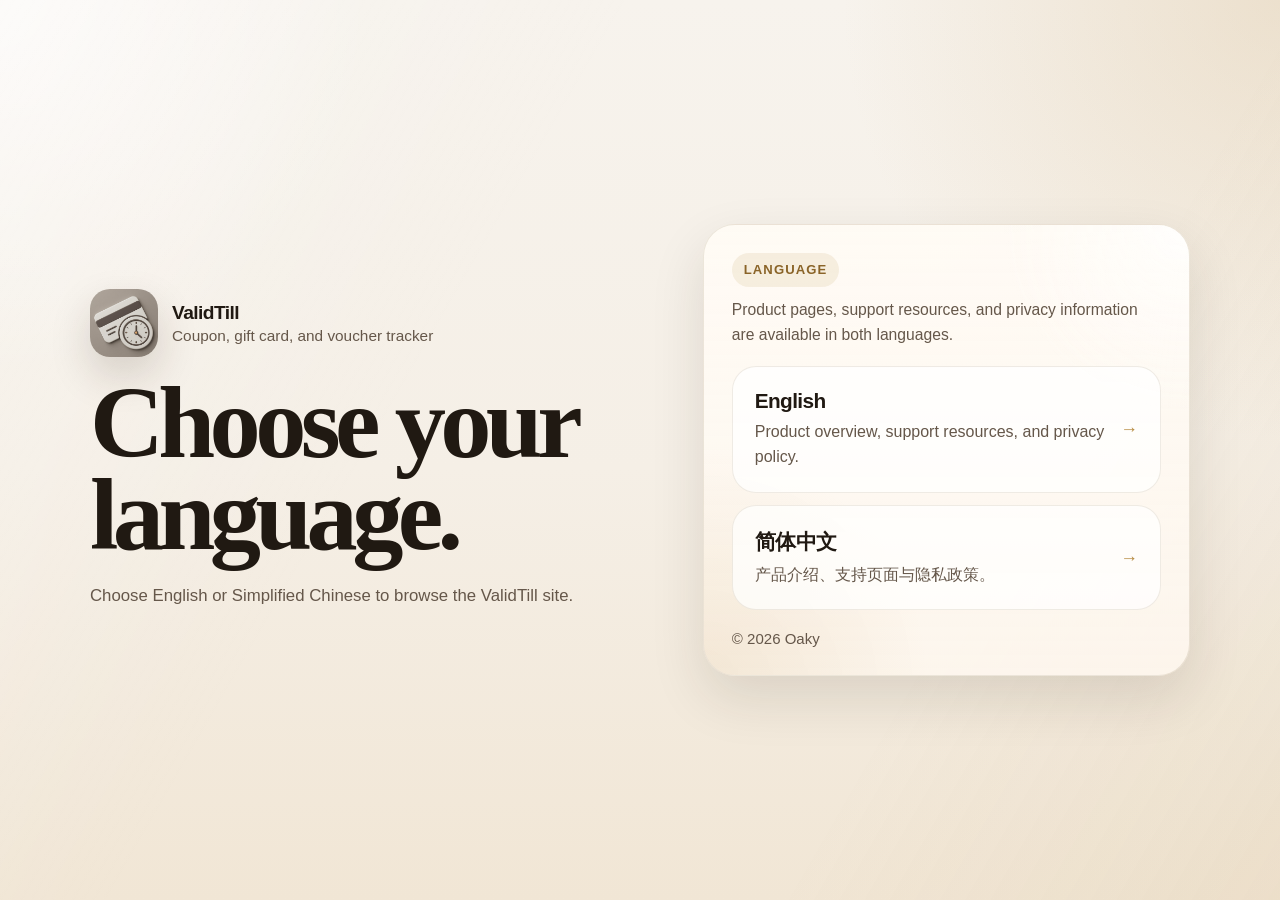
<file: index.html>
<!DOCTYPE html>
<html lang="en">
  <head>
    <meta charset="utf-8">
    <meta name="viewport" content="width=device-width, initial-scale=1">
    <title>ValidTill | Choose your language</title>
    <meta
      name="description"
      content="Choose English or Simplified Chinese for ValidTill product, support, and privacy pages."
    >
    <meta name="robots" content="index,follow,max-image-preview:large">
    <meta name="theme-color" content="#f5efe6">
    <link rel="canonical" href="https://validtill.oaky.ltd/">
    <link rel="alternate" hreflang="en" href="https://validtill.oaky.ltd/en/">
    <link rel="alternate" hreflang="zh-Hans" href="https://validtill.oaky.ltd/zh/">
    <link rel="alternate" hreflang="x-default" href="https://validtill.oaky.ltd/">
    <meta property="og:site_name" content="ValidTill">
    <meta property="og:type" content="website">
    <meta property="og:locale" content="en_US">
    <meta property="og:locale:alternate" content="zh_CN">
    <meta property="og:title" content="ValidTill | Choose your language">
    <meta
      property="og:description"
      content="Choose English or Simplified Chinese for the ValidTill product, support, and privacy pages."
    >
    <meta property="og:url" content="https://validtill.oaky.ltd/">
    <meta property="og:image" content="https://validtill.oaky.ltd/assets/social-preview-en.jpg">
    <meta property="og:image:alt" content="ValidTill social preview image with the app logo">
    <meta name="twitter:card" content="summary_large_image">
    <meta name="twitter:title" content="ValidTill | Choose your language">
    <meta
      name="twitter:description"
      content="Choose English or Simplified Chinese for the ValidTill product, support, and privacy pages."
    >
    <meta name="twitter:image" content="https://validtill.oaky.ltd/assets/social-preview-en.jpg">
    <meta property="og:image:width" content="1200">
    <meta property="og:image:height" content="630">
    <meta name="twitter:image:alt" content="ValidTill social preview image with the app logo">
    <link rel="icon" type="image/png" sizes="32x32" href="assets/favicon-32x32.png">
    <link rel="icon" type="image/png" sizes="16x16" href="assets/favicon-16x16.png">
    <link rel="apple-touch-icon" href="assets/apple-touch-icon.png">
    <link rel="stylesheet" href="assets/styles.css">
    <script type="application/ld+json">
      {
        "@context": "https://schema.org",
        "@type": "WebSite",
        "name": "ValidTill",
        "url": "https://validtill.oaky.ltd/",
        "inLanguage": ["en", "zh-Hans"],
        "description": "Choose English or Simplified Chinese for the ValidTill product, support, and privacy pages."
      }
    </script>
    <style>
      .language-gateway {
        min-height: 100svh;
        display: grid;
        place-items: center;
        padding: 32px 20px;
      }

      .gateway-shell {
        width: min(100%, 1100px);
        display: grid;
        grid-template-columns: minmax(0, 0.96fr) minmax(320px, 0.84fr);
        gap: 56px;
        align-items: center;
      }

      .gateway-copy {
        max-width: 520px;
        display: grid;
        gap: 20px;
      }

      .gateway-brand {
        display: inline-flex;
        align-items: center;
        gap: 14px;
        margin-bottom: 0;
      }

      .gateway-brand img {
        width: 68px;
        height: 68px;
        border-radius: 20px;
        box-shadow: 0 18px 42px rgba(42, 31, 16, 0.16);
      }

      .gateway-brand-text {
        display: grid;
        gap: 3px;
      }

      .gateway-brand-text strong {
        font-size: 1.2rem;
        letter-spacing: -0.03em;
      }

      .gateway-brand-text span {
        color: var(--text-muted);
        font-size: 0.96rem;
      }

      .gateway-copy h1 {
        margin: 0;
        font-family: var(--font-display);
        font-size: clamp(3.2rem, 8vw, 6.5rem);
        line-height: 0.9;
        letter-spacing: -0.055em;
      }

      .gateway-copy p {
        margin: 0;
        max-width: 34rem;
        color: var(--text-muted);
        font-size: 1.05rem;
        line-height: 1.75;
      }

      .language-panel {
        position: relative;
        padding: 28px;
        border: 1px solid rgba(123, 98, 62, 0.14);
        border-radius: 32px;
        background: linear-gradient(180deg, rgba(255, 251, 245, 0.95), rgba(255, 248, 240, 0.82));
        box-shadow: 0 22px 54px rgba(42, 31, 16, 0.12);
        overflow: hidden;
      }

      .language-panel::before {
        content: "";
        position: absolute;
        inset: 0;
        pointer-events: none;
        background:
          radial-gradient(circle at top right, rgba(255, 255, 255, 0.72), transparent 28%),
          radial-gradient(circle at bottom left, rgba(183, 139, 66, 0.14), transparent 34%);
      }

      .language-panel-inner {
        position: relative;
        z-index: 1;
      }

      .language-panel-label {
        display: inline-flex;
        align-items: center;
        min-height: 34px;
        padding: 0 12px;
        border-radius: 999px;
        background: rgba(183, 139, 66, 0.12);
        color: #8a6428;
        font-size: 0.82rem;
        font-weight: 700;
        letter-spacing: 0.08em;
        text-transform: uppercase;
      }

      .language-panel__intro {
        margin: 10px 0 0;
        color: var(--text-muted);
        font-size: 0.98rem;
        line-height: 1.62;
      }

      .language-list {
        margin-top: 18px;
        display: grid;
        gap: 12px;
      }

      .language-link {
        position: relative;
        display: grid;
        gap: 6px;
        padding: 22px 54px 22px 22px;
        border-radius: 24px;
        background: rgba(255, 255, 255, 0.72);
        border: 1px solid rgba(123, 98, 62, 0.12);
        transition: transform 140ms ease, border-color 140ms ease, background-color 140ms ease, box-shadow 140ms ease;
      }

      .language-link:hover,
      .language-link:focus-visible {
        transform: translateY(-2px);
        border-color: rgba(183, 139, 66, 0.28);
        background: rgba(255, 255, 255, 0.9);
        box-shadow: 0 18px 36px rgba(42, 31, 16, 0.09);
      }

      .language-link::after {
        content: "→";
        position: absolute;
        top: 50%;
        right: 22px;
        transform: translateY(-50%);
        color: var(--gold);
        font-size: 1.1rem;
        font-weight: 700;
      }

      .language-link strong {
        font-size: 1.3rem;
        letter-spacing: -0.03em;
      }

      .language-link span {
        color: var(--text-muted);
        line-height: 1.6;
      }

      .gateway-footer {
        margin-top: 20px;
        color: var(--text-muted);
        font-size: 0.94rem;
      }

      @keyframes gateway-rise-up {
        from {
          opacity: 0;
          transform: translateY(16px);
        }

        to {
          opacity: 1;
          transform: translateY(0);
        }
      }

      .gateway-copy {
        animation: gateway-rise-up 640ms ease both;
      }

      .language-panel {
        animation: gateway-rise-up 640ms ease 100ms both;
      }

      @media (max-width: 900px) {
        .language-gateway {
          padding: 48px 20px;
        }

        .gateway-shell {
          grid-template-columns: 1fr;
          gap: 28px;
        }

        .gateway-copy h1 {
          font-size: clamp(2.8rem, 16vw, 4.8rem);
        }

        .language-panel {
          padding: 24px;
        }
      }

      @media (max-width: 640px) {
        .gateway-shell {
          gap: 22px;
        }

        .gateway-brand img {
          width: 60px;
          height: 60px;
          border-radius: 17px;
        }

        .language-panel {
          padding: 20px;
        }

        .language-link {
          padding: 20px 50px 20px 18px;
        }

        .language-link::after {
          right: 18px;
        }
      }

      @media (prefers-reduced-motion: reduce) {
        .gateway-copy,
        .language-panel {
          animation: none;
        }

        .language-link {
          transition: background-color 140ms ease, border-color 140ms ease;
        }
      }
    </style>
  </head>
  <body>
    <main class="language-gateway">
      <div class="gateway-shell">
        <section class="gateway-copy" aria-labelledby="gateway-title">
          <a class="gateway-brand" href="./" aria-label="ValidTill home">
            <img src="assets/validtill-icon.jpg" alt="ValidTill app icon">
            <div class="gateway-brand-text">
              <strong>ValidTill</strong>
              <span>Coupon, gift card, and voucher tracker</span>
            </div>
          </a>
          <h1 id="gateway-title">Choose your language.</h1>
          <p>
            Choose English or Simplified Chinese to browse the ValidTill site.
          </p>
        </section>

        <section class="language-panel" aria-label="Language selection">
          <div class="language-panel-inner">
            <div class="language-panel-label">Language</div>
            <p class="language-panel__intro">
              Product pages, support resources, and privacy information are available in both
              languages.
            </p>
            <div class="language-list">
              <a class="language-link" href="en/">
                <strong>English</strong>
                <span>Product overview, support resources, and privacy policy.</span>
              </a>
              <a class="language-link" href="zh/">
                <strong>简体中文</strong>
                <span>产品介绍、支持页面与隐私政策。</span>
              </a>
            </div>
            <div class="gateway-footer">&copy; 2026 Oaky</div>
          </div>
        </section>
      </div>
    </main>
  </body>
</html>
</file>
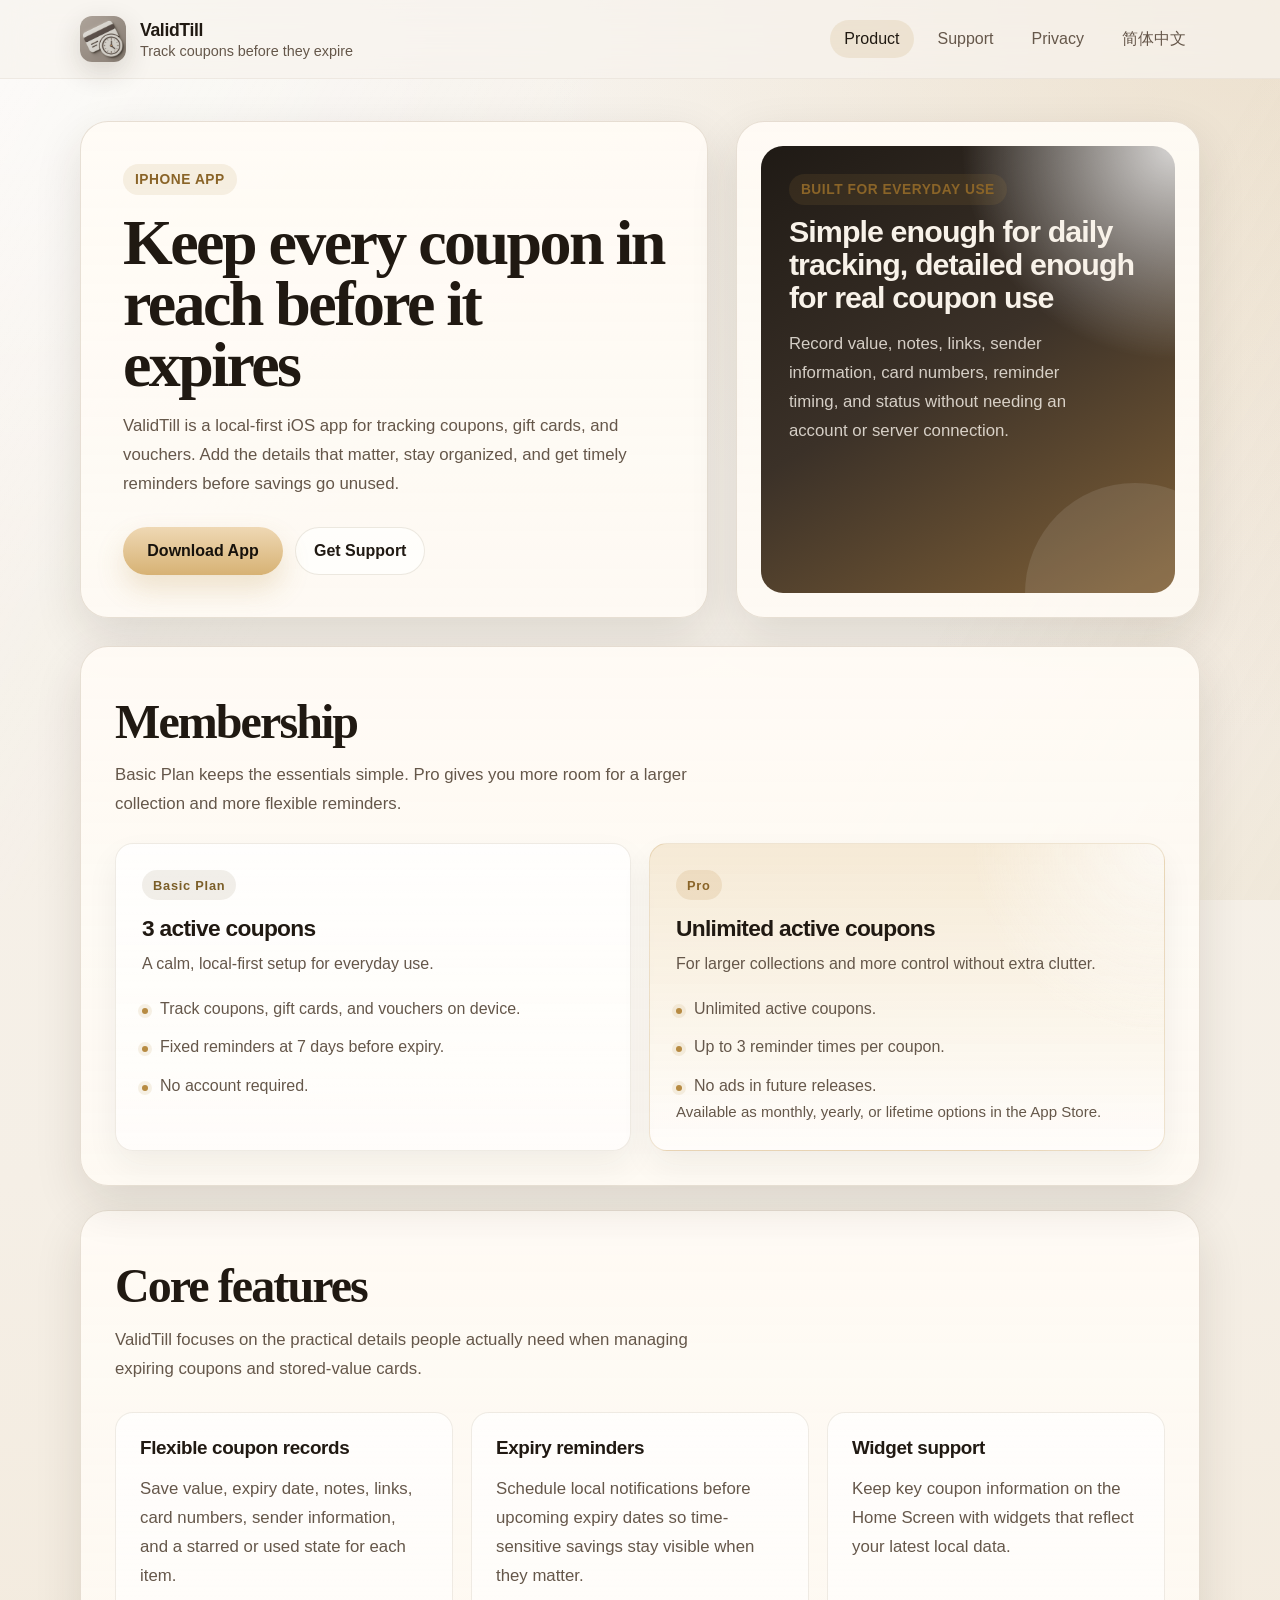
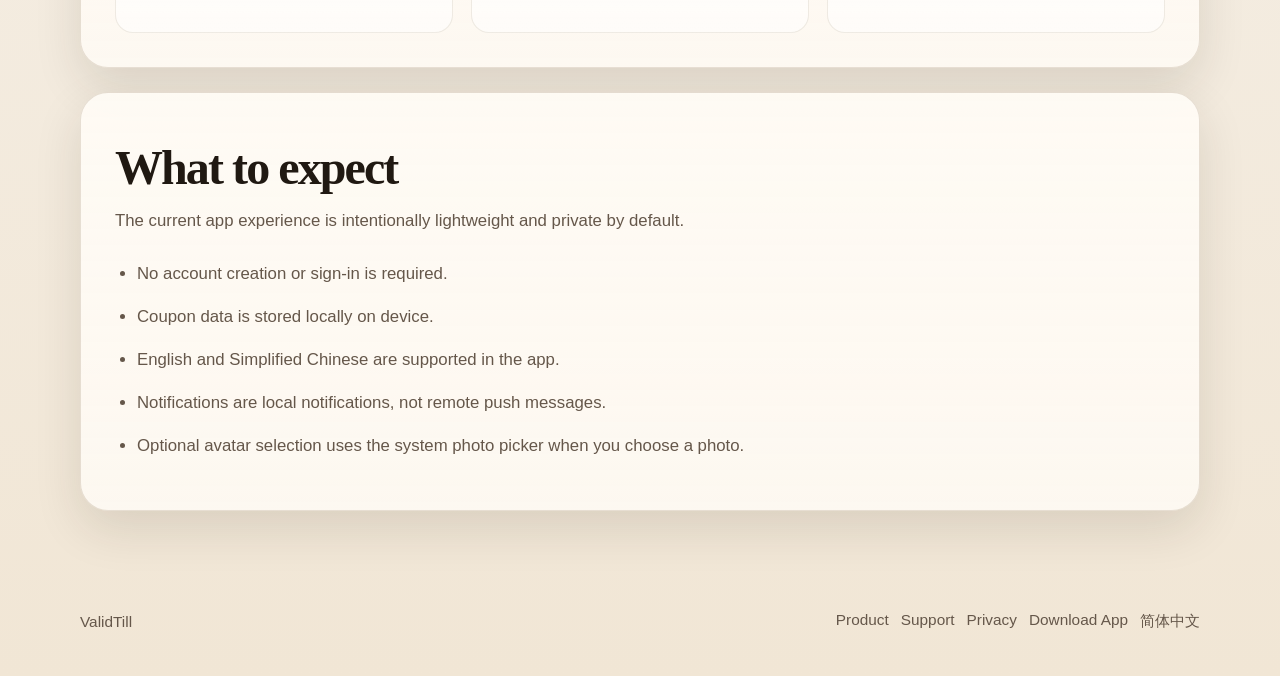
<file: en/index.html>
<!DOCTYPE html>
<html lang="en">
  <head>
    <meta charset="utf-8">
    <meta name="viewport" content="width=device-width, initial-scale=1">
    <title>ValidTill | Coupon, gift card, and voucher tracker for iPhone</title>
    <meta
      name="description"
      content="Track coupons, gift cards, and vouchers on your iPhone with ValidTill. Pro adds unlimited active coupons, flexible reminders, and future ad-free use."
    >
    <meta name="robots" content="index,follow,max-image-preview:large">
    <meta name="theme-color" content="#f5efe6">
    <link rel="canonical" href="https://validtill.oaky.ltd/en/">
    <link rel="alternate" hreflang="en" href="https://validtill.oaky.ltd/en/">
    <link rel="alternate" hreflang="zh-Hans" href="https://validtill.oaky.ltd/zh/">
    <link rel="alternate" hreflang="x-default" href="https://validtill.oaky.ltd/">
    <meta property="og:site_name" content="ValidTill">
    <meta property="og:type" content="website">
    <meta property="og:locale" content="en_US">
    <meta property="og:locale:alternate" content="zh_CN">
    <meta
      property="og:title"
      content="ValidTill | Coupon, gift card, and voucher tracker for iPhone"
    >
    <meta
      property="og:description"
      content="Track coupons, gift cards, and vouchers on your iPhone with ValidTill. Pro adds unlimited active coupons, flexible reminders, and future ad-free use."
    >
    <meta property="og:url" content="https://validtill.oaky.ltd/en/">
    <meta property="og:image" content="https://validtill.oaky.ltd/assets/social-preview-en.jpg">
    <meta property="og:image:alt" content="ValidTill social preview image with the app logo">
    <meta name="twitter:card" content="summary_large_image">
    <meta
      name="twitter:title"
      content="ValidTill | Coupon, gift card, and voucher tracker for iPhone"
    >
    <meta
      name="twitter:description"
      content="Track coupons, gift cards, and vouchers on your iPhone with ValidTill. Pro adds unlimited active coupons, flexible reminders, and future ad-free use."
    >
    <meta name="twitter:image" content="https://validtill.oaky.ltd/assets/social-preview-en.jpg">
    <meta property="og:image:width" content="1200">
    <meta property="og:image:height" content="630">
    <meta name="twitter:image:alt" content="ValidTill social preview image with the app logo">
    <link rel="icon" type="image/png" sizes="32x32" href="../assets/favicon-32x32.png">
    <link rel="icon" type="image/png" sizes="16x16" href="../assets/favicon-16x16.png">
    <link rel="apple-touch-icon" href="../assets/apple-touch-icon.png">
    <link rel="stylesheet" href="../assets/styles.css">
    <script type="application/ld+json">
      {
        "@context": "https://schema.org",
        "@type": "SoftwareApplication",
        "name": "ValidTill",
        "applicationCategory": "UtilitiesApplication",
        "operatingSystem": "iOS",
        "description": "Track coupons, gift cards, and vouchers on your iPhone with ValidTill. Pro adds unlimited active coupons, flexible reminders, and future ad-free use.",
        "url": "https://validtill.oaky.ltd/en/",
        "inLanguage": "en",
        "author": {
          "@type": "Organization",
          "name": "Oaky"
        }
      }
    </script>
  </head>
  <body>
    <header class="site-header">
      <div class="site-header__inner">
        <a class="brand" href="../">
          <img class="brand__icon" src="../assets/validtill-icon.jpg" alt="ValidTill app icon">
          <div class="brand__wordmark">
            <span class="brand__name">ValidTill</span>
            <span class="brand__tag">Track coupons before they expire</span>
          </div>
        </a>
        <div class="header-actions">
          <nav class="header-links header-links--desktop" aria-label="Primary">
            <a class="is-active" href="./">Product</a>
            <a href="support/">Support</a>
            <a href="privacy/">Privacy</a>
          </nav>
          <details class="header-menu">
            <summary class="header-menu__trigger" aria-label="Pages">
              <span class="header-menu__bars" aria-hidden="true">
                <span></span>
                <span></span>
                <span></span>
              </span>
            </summary>
            <div class="header-menu__panel">
              <a class="is-active" href="./">Product</a>
              <a href="support/">Support</a>
              <a href="privacy/">Privacy</a>
            </div>
          </details>
          <a class="header-language" href="../zh/">简体中文</a>
        </div>
      </div>
    </header>

    <main class="main">
      <div class="page-shell">
        <section class="hero">
          <div class="panel hero__content">
            <span class="eyebrow">iPhone app</span>
            <h1>Keep every coupon in reach before it expires</h1>
            <p>
              ValidTill is a local-first iOS app for tracking coupons, gift cards, and vouchers.
              Add the details that matter, stay organized, and get timely reminders before
              savings go unused.
            </p>
            <div class="hero-actions">
              <details class="download-qr">
                <summary class="button-link download-qr__trigger">Download App</summary>
                <div class="download-qr__panel">
                  <img src="../assets/qr_code/validtill_ios_qr_code.png" alt="QR code to download ValidTill from the App Store">
                  <p>Scan with your iPhone to open the App Store.</p>
                </div>
              </details>
              <a class="ghost-link" href="support/">Get Support</a>
            </div>
          </div>

          <div class="panel hero__visual">
            <div class="hero-card">
              <span class="eyebrow">Built for everyday use</span>
              <h2>Simple enough for daily tracking, detailed enough for real coupon use</h2>
              <p>
                Record value, notes, links, sender information, card numbers, reminder timing,
                and status without needing an account or server connection.
              </p>
            </div>
          </div>
        </section>

        <section class="panel section section--membership">
          <div class="section-header">
            <h2>Membership</h2>
            <p>Basic Plan keeps the essentials simple. Pro gives you more room for a larger collection and more flexible reminders.</p>
          </div>
          <div class="membership-grid">
            <article class="membership-plan">
              <span class="membership-plan__label">Basic Plan</span>
              <h3>3 active coupons</h3>
              <p>A calm, local-first setup for everyday use.</p>
              <ul class="membership-list">
                <li>Track coupons, gift cards, and vouchers on device.</li>
                <li>Fixed reminders at 7 days before expiry.</li>
                <li>No account required.</li>
              </ul>
            </article>
            <article class="membership-plan membership-plan--pro">
              <span class="membership-plan__label membership-plan__label--pro">Pro</span>
              <h3>Unlimited active coupons</h3>
              <p>For larger collections and more control without extra clutter.</p>
              <ul class="membership-list">
                <li>Unlimited active coupons.</li>
                <li>Up to 3 reminder times per coupon.</li>
                <li>No ads in future releases.</li>
              </ul>
              <p class="membership-note">
                Available as monthly, yearly, or lifetime options in the App Store.
              </p>
            </article>
          </div>
        </section>

        <section class="panel section">
          <div class="section-header">
            <h2>Core features</h2>
            <p>
              ValidTill focuses on the practical details people actually need when managing
              expiring coupons and stored-value cards.
            </p>
          </div>
          <div class="card-grid">
            <article class="card">
              <h3>Flexible coupon records</h3>
              <p>
                Save value, expiry date, notes, links, card numbers, sender information, and a
                starred or used state for each item.
              </p>
            </article>
            <article class="card">
              <h3>Expiry reminders</h3>
              <p>
                Schedule local notifications before upcoming expiry dates so time-sensitive savings
                stay visible when they matter.
              </p>
            </article>
            <article class="card">
              <h3>Widget support</h3>
              <p>
                Keep key coupon information on the Home Screen with widgets that reflect your
                latest local data.
              </p>
            </article>
          </div>
        </section>

        <section class="panel section">
          <div class="section-header">
            <h2>What to expect</h2>
            <p>
              The current app experience is intentionally lightweight and private by default.
            </p>
          </div>
          <ul class="support-list">
            <li>No account creation or sign-in is required.</li>
            <li>Coupon data is stored locally on device.</li>
            <li>English and Simplified Chinese are supported in the app.</li>
            <li>Notifications are local notifications, not remote push messages.</li>
            <li>Optional avatar selection uses the system photo picker when you choose a photo.</li>
          </ul>
        </section>
      </div>
    </main>

    <footer class="footer">
      <div class="footer__inner">
        <span>ValidTill</span>
        <div class="footer-links">
          <a href="./">Product</a>
          <a href="support/">Support</a>
          <a href="privacy/">Privacy</a>
          <a href="https://apps.apple.com/us/app/validtill/id6760955448" target="_blank" rel="noopener noreferrer">Download App</a>
          <a href="../zh/">简体中文</a>
        </div>
      </div>
    </footer>
    <script src="../assets/site.js" defer></script>
  </body>
</html>
</file>
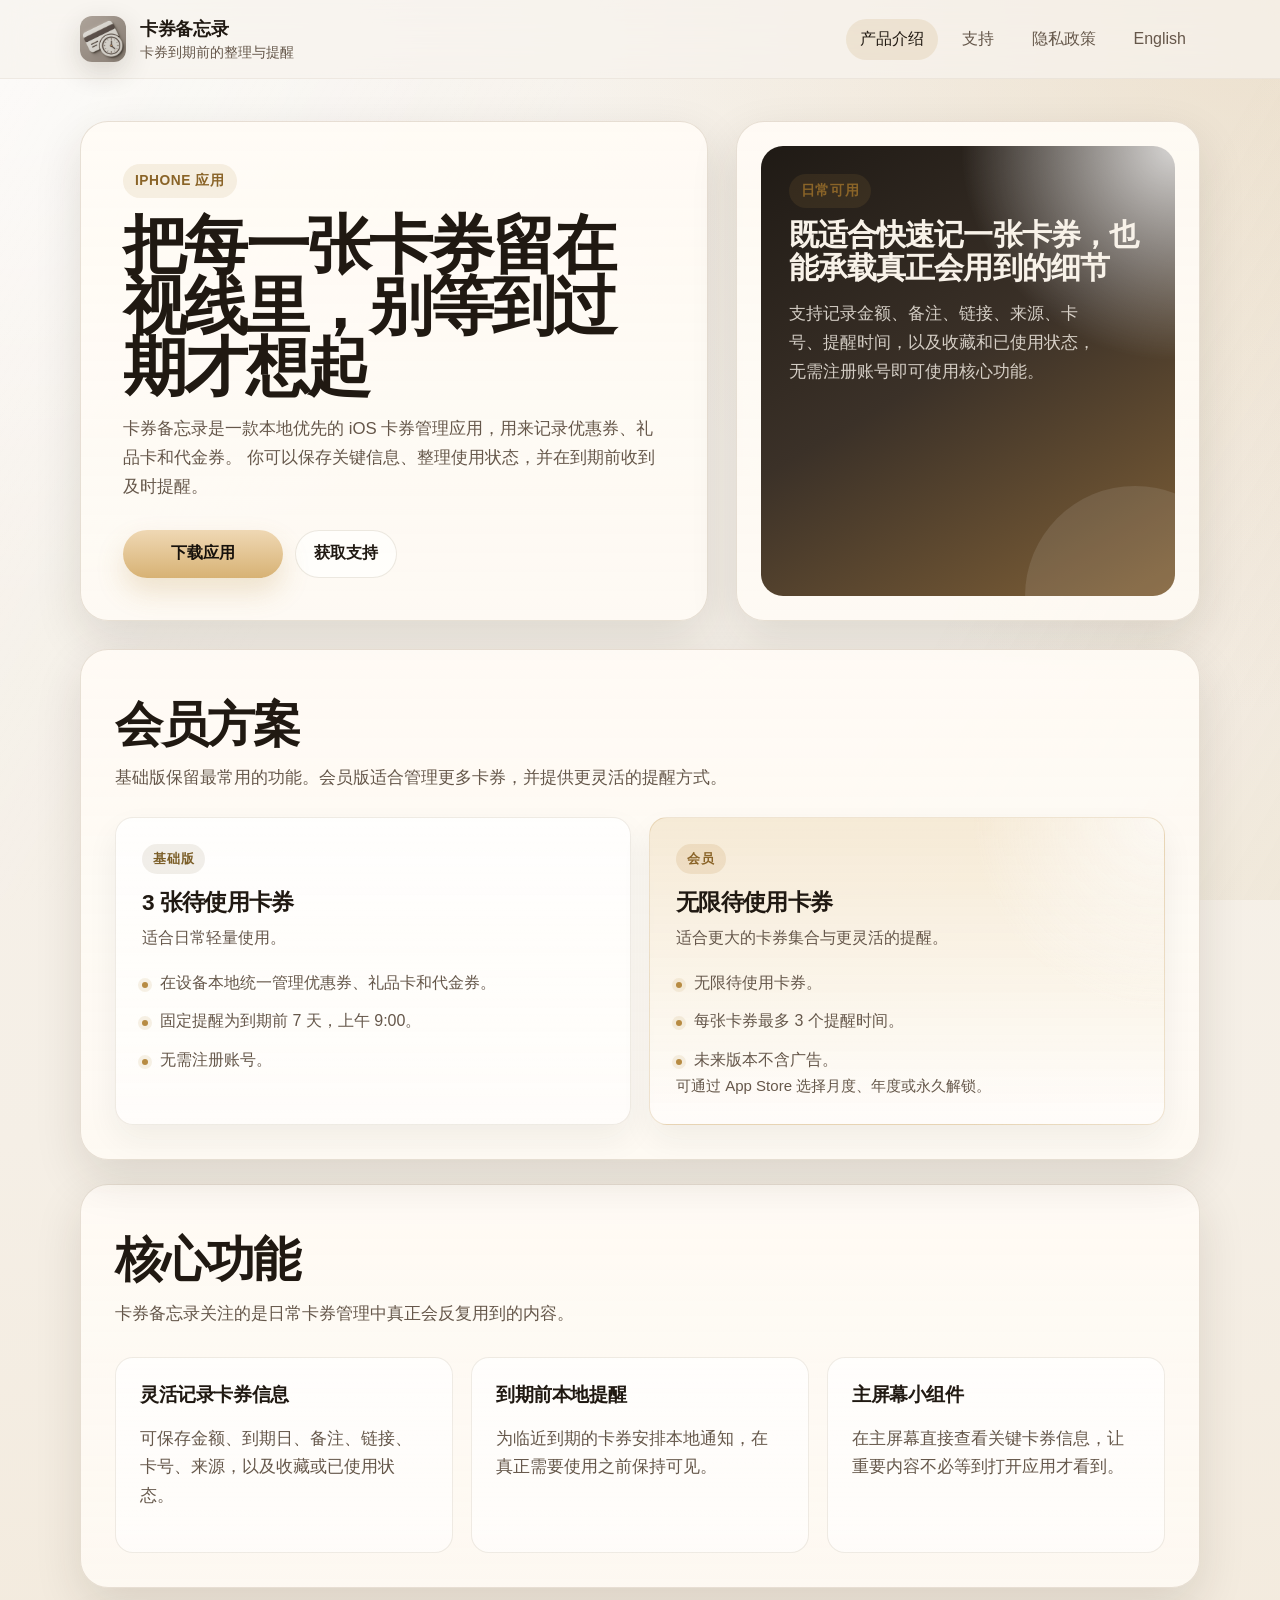
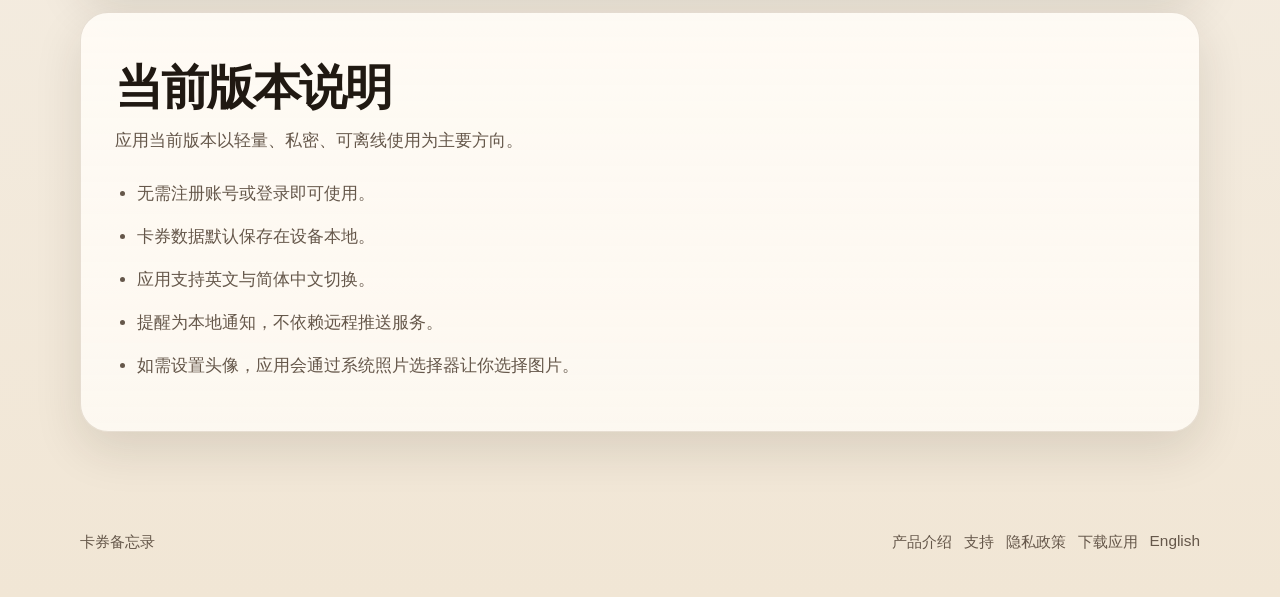
<file: zh/index.html>
<!DOCTYPE html>
<html lang="zh-Hans">
  <head>
    <meta charset="utf-8">
    <meta name="viewport" content="width=device-width, initial-scale=1">
    <title>卡券备忘录 | iPhone 卡券、礼品卡、代金券管理</title>
    <meta
      name="description"
      content="在 iPhone 上整理优惠券、礼品卡和代金券。卡券备忘录本地优先，支持提醒、小组件和会员方案。"
    >
    <meta name="robots" content="index,follow,max-image-preview:large">
    <meta name="theme-color" content="#f5efe6">
    <link rel="canonical" href="https://validtill.oaky.ltd/zh/">
    <link rel="alternate" hreflang="en" href="https://validtill.oaky.ltd/en/">
    <link rel="alternate" hreflang="zh-Hans" href="https://validtill.oaky.ltd/zh/">
    <link rel="alternate" hreflang="x-default" href="https://validtill.oaky.ltd/">
    <meta property="og:site_name" content="卡券备忘录">
    <meta property="og:type" content="website">
    <meta property="og:locale" content="zh_CN">
    <meta property="og:locale:alternate" content="en_US">
    <meta property="og:title" content="卡券备忘录 | iPhone 卡券、礼品卡、代金券管理">
    <meta
      property="og:description"
      content="在 iPhone 上整理优惠券、礼品卡和代金券。卡券备忘录本地优先，支持提醒、小组件和会员方案。"
    >
    <meta property="og:url" content="https://validtill.oaky.ltd/zh/">
    <meta property="og:image" content="https://validtill.oaky.ltd/assets/social-preview-zh.jpg">
    <meta property="og:image:alt" content="卡券备忘录社交预览图，包含应用图标">
    <meta name="twitter:card" content="summary_large_image">
    <meta name="twitter:title" content="卡券备忘录 | iPhone 卡券、礼品卡、代金券管理">
    <meta
      name="twitter:description"
      content="在 iPhone 上整理优惠券、礼品卡和代金券。卡券备忘录本地优先，支持提醒、小组件和会员方案。"
    >
    <meta name="twitter:image" content="https://validtill.oaky.ltd/assets/social-preview-zh.jpg">
    <meta property="og:image:width" content="1200">
    <meta property="og:image:height" content="630">
    <meta name="twitter:image:alt" content="卡券备忘录社交预览图，包含应用图标">
    <link rel="icon" type="image/png" sizes="32x32" href="../assets/favicon-32x32.png">
    <link rel="icon" type="image/png" sizes="16x16" href="../assets/favicon-16x16.png">
    <link rel="apple-touch-icon" href="../assets/apple-touch-icon.png">
    <link rel="stylesheet" href="../assets/styles.css">
    <script type="application/ld+json">
      {
        "@context": "https://schema.org",
        "@type": "SoftwareApplication",
        "name": "卡券备忘录",
        "applicationCategory": "UtilitiesApplication",
        "operatingSystem": "iOS",
        "description": "在 iPhone 上整理优惠券、礼品卡和代金券。卡券备忘录本地优先，支持提醒、小组件和会员方案。",
        "url": "https://validtill.oaky.ltd/zh/",
        "inLanguage": "zh-Hans",
        "author": {
          "@type": "Organization",
          "name": "Oaky"
        }
      }
    </script>
  </head>
  <body>
    <header class="site-header">
      <div class="site-header__inner">
        <a class="brand" href="../">
          <img class="brand__icon" src="../assets/validtill-icon.jpg" alt="卡券备忘录应用图标">
          <div class="brand__wordmark">
            <span class="brand__name">卡券备忘录</span>
            <span class="brand__tag">卡券到期前的整理与提醒</span>
          </div>
        </a>
        <div class="header-actions">
          <nav class="header-links header-links--desktop" aria-label="主导航">
            <a class="is-active" href="./">产品介绍</a>
            <a href="support/">支持</a>
            <a href="privacy/">隐私政策</a>
          </nav>
          <details class="header-menu">
            <summary class="header-menu__trigger" aria-label="页面">
              <span class="header-menu__bars" aria-hidden="true">
                <span></span>
                <span></span>
                <span></span>
              </span>
            </summary>
            <div class="header-menu__panel">
              <a class="is-active" href="./">产品介绍</a>
              <a href="support/">支持</a>
              <a href="privacy/">隐私政策</a>
            </div>
          </details>
          <a class="header-language" href="../en/">English</a>
        </div>
      </div>
    </header>

    <main class="main">
      <div class="page-shell">
        <section class="hero">
          <div class="panel hero__content">
            <span class="eyebrow">iPhone 应用</span>
            <h1>把每一张卡券留在视线里，别等到过期才想起</h1>
            <p>
              卡券备忘录是一款本地优先的 iOS 卡券管理应用，用来记录优惠券、礼品卡和代金券。
              你可以保存关键信息、整理使用状态，并在到期前收到及时提醒。
            </p>
            <div class="hero-actions">
              <details class="download-qr">
                <summary class="button-link download-qr__trigger">下载应用</summary>
                <div class="download-qr__panel">
                  <img src="../assets/qr_code/validtill_ios_qr_code.png" alt="用于在 App Store 下载卡券备忘录的二维码">
                  <p>请使用 iPhone 扫码打开 App Store。</p>
                </div>
              </details>
              <a class="ghost-link" href="support/">获取支持</a>
            </div>
          </div>

          <div class="panel hero__visual">
            <div class="hero-card">
              <span class="eyebrow">日常可用</span>
              <h2>既适合快速记一张卡券，也能承载真正会用到的细节</h2>
              <p>
                支持记录金额、备注、链接、来源、卡号、提醒时间，以及收藏和已使用状态，
                无需注册账号即可使用核心功能。
              </p>
            </div>
          </div>
        </section>

        <section class="panel section section--membership">
          <div class="section-header">
            <h2>会员方案</h2>
            <p>基础版保留最常用的功能。会员版适合管理更多卡券，并提供更灵活的提醒方式。</p>
          </div>
          <div class="membership-grid">
            <article class="membership-plan">
              <span class="membership-plan__label">基础版</span>
              <h3>3 张待使用卡券</h3>
              <p>适合日常轻量使用。</p>
              <ul class="membership-list">
                <li>在设备本地统一管理优惠券、礼品卡和代金券。</li>
                <li>固定提醒为到期前 7 天，上午 9:00。</li>
                <li>无需注册账号。</li>
              </ul>
            </article>
            <article class="membership-plan membership-plan--pro">
              <span class="membership-plan__label membership-plan__label--pro">会员</span>
              <h3>无限待使用卡券</h3>
              <p>适合更大的卡券集合与更灵活的提醒。</p>
              <ul class="membership-list">
                <li>无限待使用卡券。</li>
                <li>每张卡券最多 3 个提醒时间。</li>
                <li>未来版本不含广告。</li>
              </ul>
              <p class="membership-note">
                可通过 App Store 选择月度、年度或永久解锁。
              </p>
            </article>
          </div>
        </section>

        <section class="panel section">
          <div class="section-header">
            <h2>核心功能</h2>
            <p>卡券备忘录关注的是日常卡券管理中真正会反复用到的内容。</p>
          </div>
          <div class="card-grid">
            <article class="card">
              <h3>灵活记录卡券信息</h3>
              <p>
                可保存金额、到期日、备注、链接、卡号、来源，以及收藏或已使用状态。
              </p>
            </article>
            <article class="card">
              <h3>到期前本地提醒</h3>
              <p>
                为临近到期的卡券安排本地通知，在真正需要使用之前保持可见。
              </p>
            </article>
            <article class="card">
              <h3>主屏幕小组件</h3>
              <p>
                在主屏幕直接查看关键卡券信息，让重要内容不必等到打开应用才看到。
              </p>
            </article>
          </div>
        </section>

        <section class="panel section">
          <div class="section-header">
            <h2>当前版本说明</h2>
            <p>应用当前版本以轻量、私密、可离线使用为主要方向。</p>
          </div>
          <ul class="support-list">
            <li>无需注册账号或登录即可使用。</li>
            <li>卡券数据默认保存在设备本地。</li>
            <li>应用支持英文与简体中文切换。</li>
            <li>提醒为本地通知，不依赖远程推送服务。</li>
            <li>如需设置头像，应用会通过系统照片选择器让你选择图片。</li>
          </ul>
        </section>
      </div>
    </main>

    <footer class="footer">
      <div class="footer__inner">
        <span>卡券备忘录</span>
        <div class="footer-links">
          <a href="./">产品介绍</a>
          <a href="support/">支持</a>
          <a href="privacy/">隐私政策</a>
          <a href="https://apps.apple.com/us/app/validtill/id6760955448" target="_blank" rel="noopener noreferrer">下载应用</a>
          <a href="../en/">English</a>
        </div>
      </div>
    </footer>
    <script src="../assets/site.js" defer></script>
  </body>
</html>
</file>
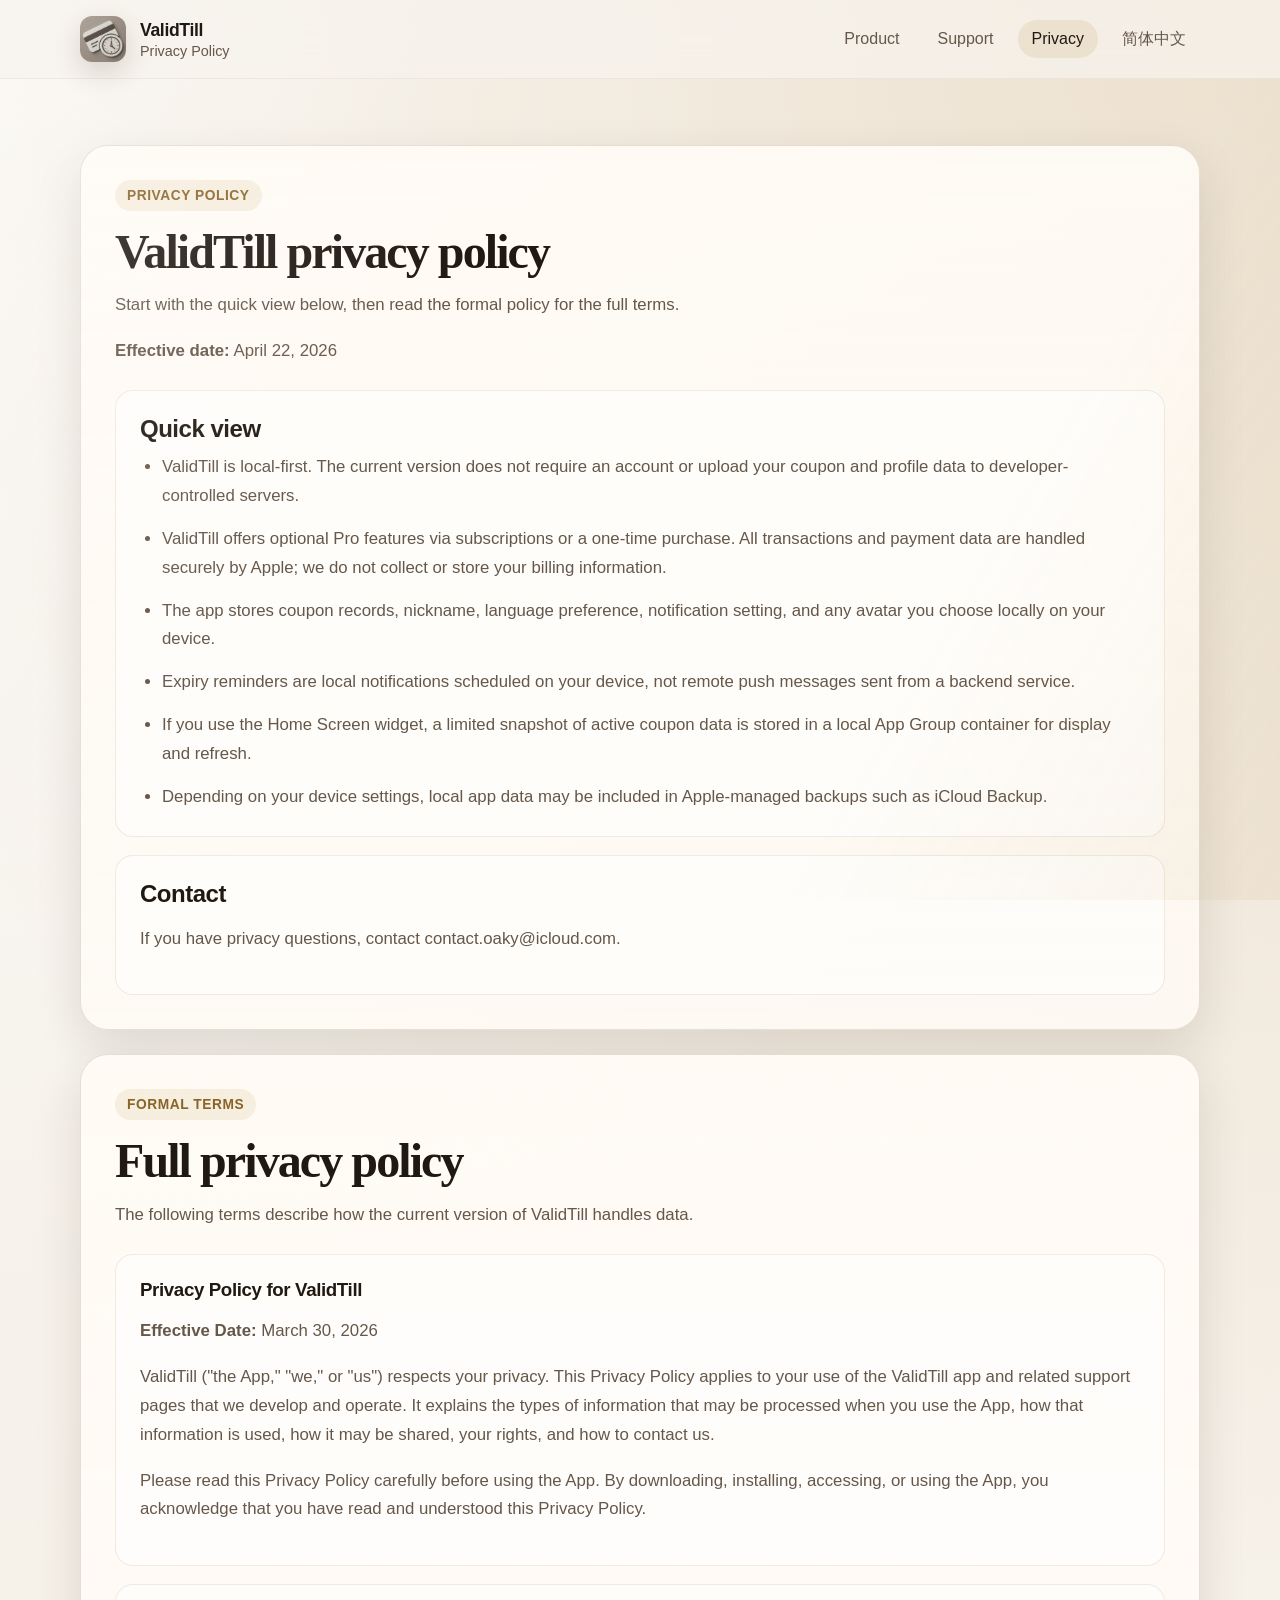
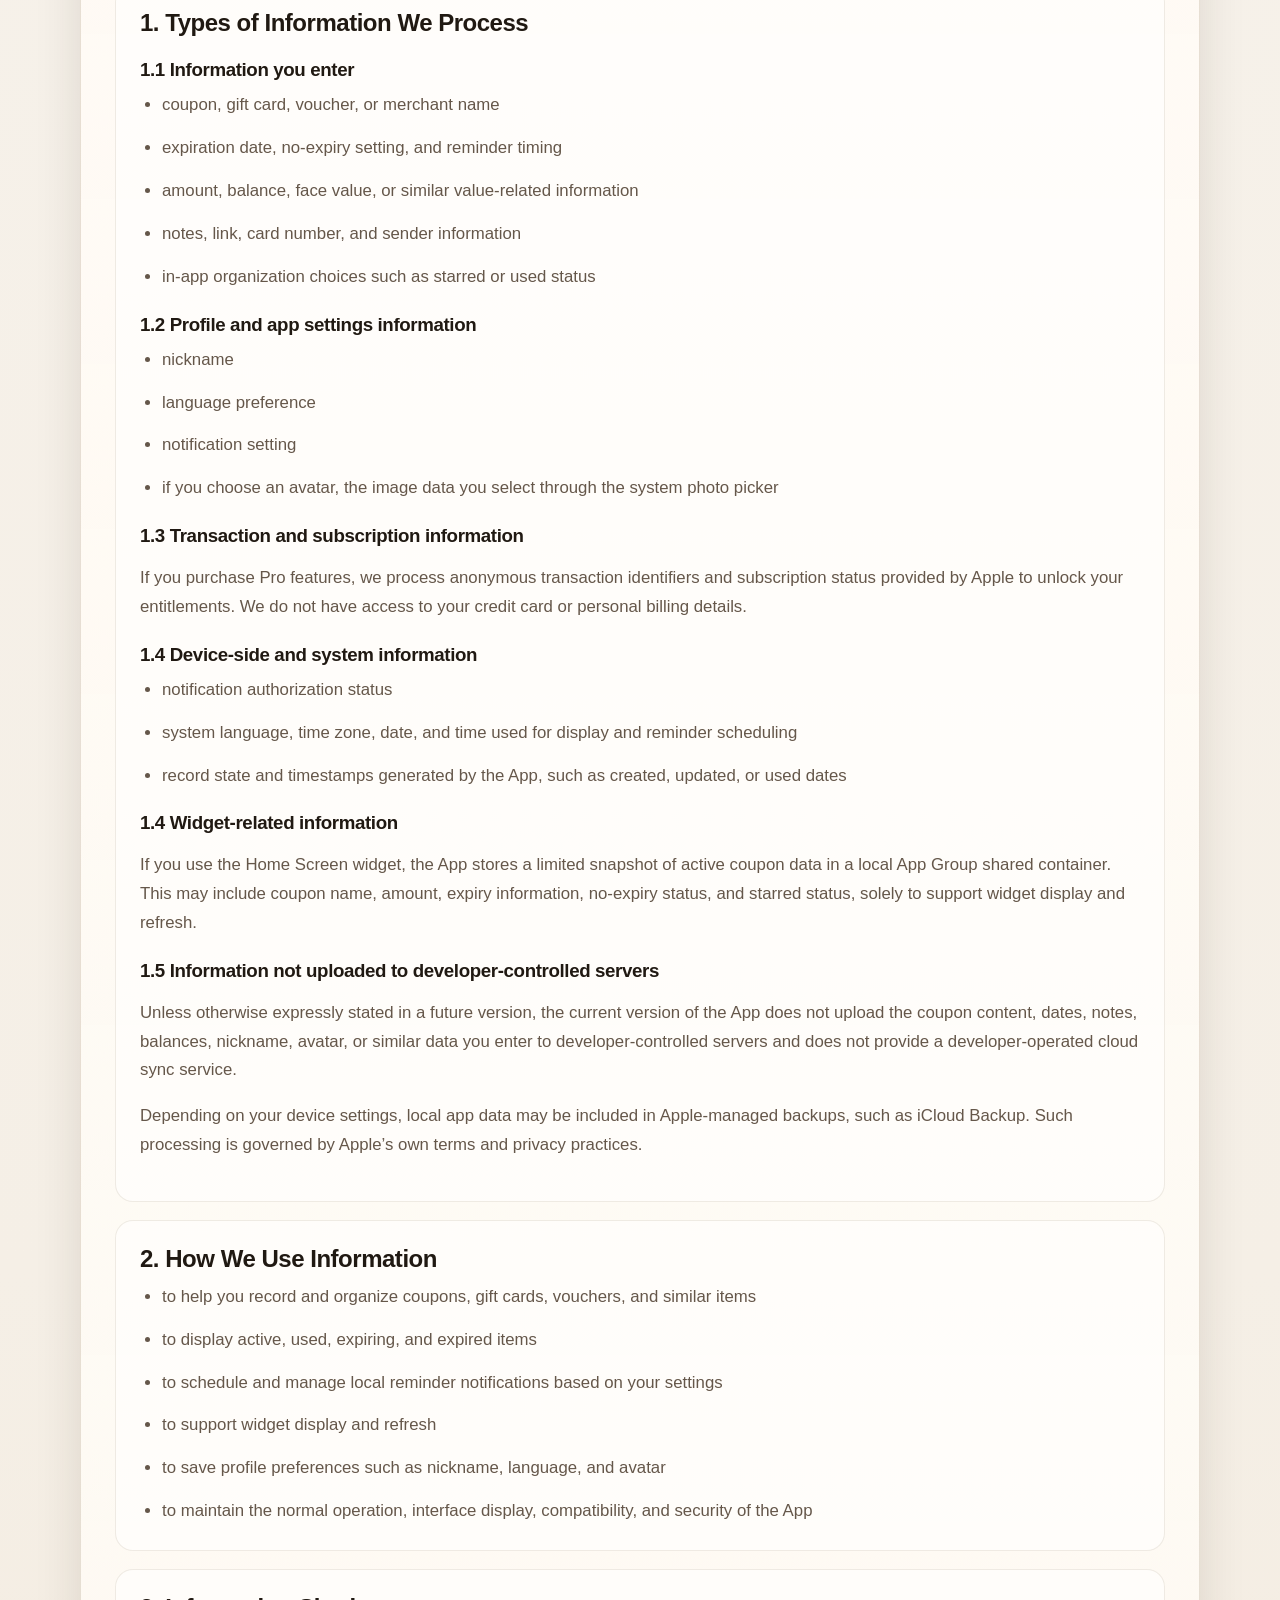
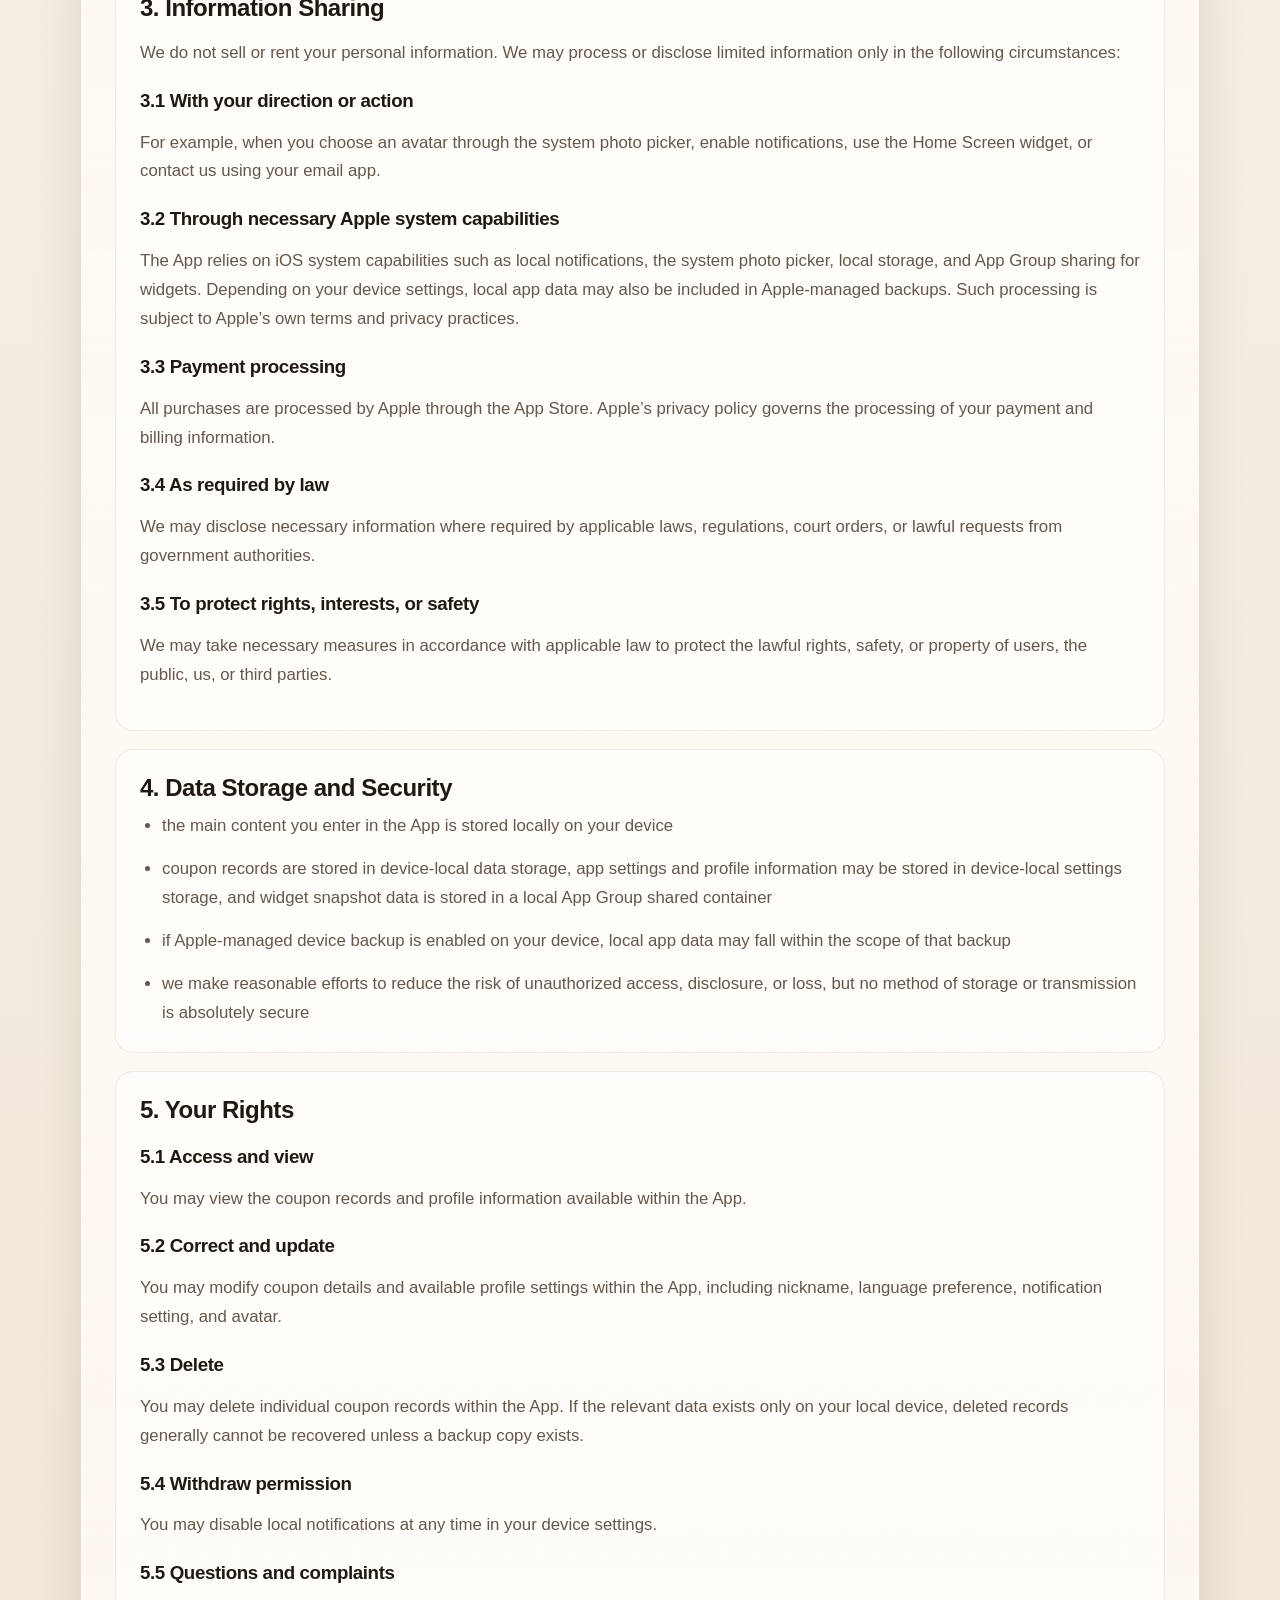
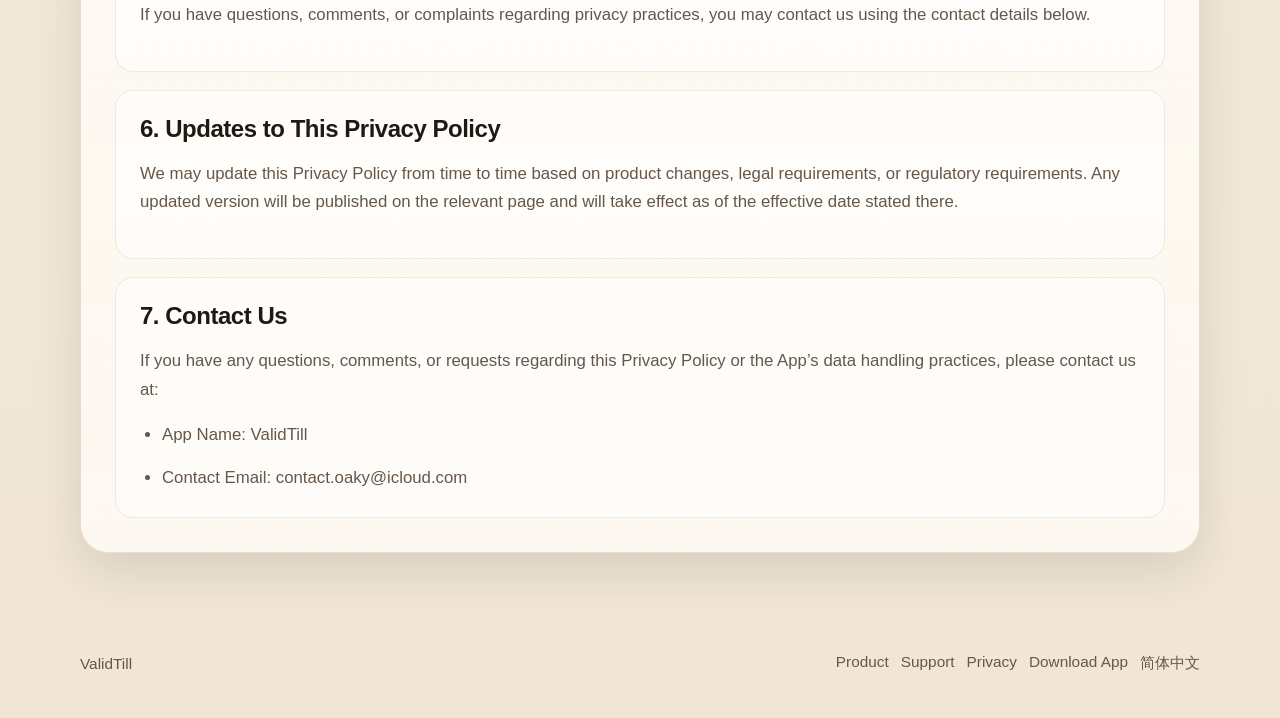
<file: en/privacy/index.html>
<!DOCTYPE html>
<html lang="en">
  <head>
    <meta charset="utf-8">
    <meta name="viewport" content="width=device-width, initial-scale=1">
    <title>ValidTill Privacy Policy | Local-first iPhone app</title>
    <meta
      name="description"
      content="Read how ValidTill stores coupon data locally, handles reminders, widgets, and Apple-managed Pro purchases."
    >
    <meta name="robots" content="index,follow,max-image-preview:large">
    <meta name="theme-color" content="#f5efe6">
    <link rel="canonical" href="https://validtill.oaky.ltd/en/privacy/">
    <link rel="alternate" hreflang="en" href="https://validtill.oaky.ltd/en/privacy/">
    <link rel="alternate" hreflang="zh-Hans" href="https://validtill.oaky.ltd/zh/privacy/">
    <link rel="alternate" hreflang="x-default" href="https://validtill.oaky.ltd/">
    <meta property="og:site_name" content="ValidTill">
    <meta property="og:type" content="website">
    <meta property="og:locale" content="en_US">
    <meta property="og:locale:alternate" content="zh_CN">
    <meta property="og:title" content="ValidTill Privacy Policy | Local-first iPhone app">
    <meta
      property="og:description"
      content="Read how ValidTill stores coupon data locally, handles reminders, widgets, and Apple-managed Pro purchases."
    >
    <meta property="og:url" content="https://validtill.oaky.ltd/en/privacy/">
    <meta property="og:image" content="https://validtill.oaky.ltd/assets/social-preview-en.jpg">
    <meta property="og:image:alt" content="ValidTill social preview image with the app logo">
    <meta name="twitter:card" content="summary_large_image">
    <meta
      name="twitter:title"
      content="ValidTill Privacy Policy | Local-first iPhone app"
    >
    <meta
      name="twitter:description"
      content="Read how ValidTill stores coupon data locally, handles reminders, widgets, and Apple-managed Pro purchases."
    >
    <meta name="twitter:image" content="https://validtill.oaky.ltd/assets/social-preview-en.jpg">
    <meta property="og:image:width" content="1200">
    <meta property="og:image:height" content="630">
    <meta name="twitter:image:alt" content="ValidTill social preview image with the app logo">
    <link rel="icon" type="image/png" sizes="32x32" href="../../assets/favicon-32x32.png">
    <link rel="icon" type="image/png" sizes="16x16" href="../../assets/favicon-16x16.png">
    <link rel="apple-touch-icon" href="../../assets/apple-touch-icon.png">
    <link rel="stylesheet" href="../../assets/styles.css">
  </head>
  <body>
    <header class="site-header">
      <div class="site-header__inner">
        <a class="brand" href="../../">
          <img class="brand__icon" src="../../assets/validtill-icon.jpg" alt="ValidTill app icon">
          <div class="brand__wordmark">
            <span class="brand__name">ValidTill</span>
            <span class="brand__tag">Privacy Policy</span>
          </div>
        </a>
        <div class="header-actions">
          <nav class="header-links header-links--desktop" aria-label="Primary">
            <a href="../">Product</a>
            <a href="../support/">Support</a>
            <a class="is-active" href="./">Privacy</a>
          </nav>
          <details class="header-menu">
            <summary class="header-menu__trigger" aria-label="Pages">
              <span class="header-menu__bars" aria-hidden="true">
                <span></span>
                <span></span>
                <span></span>
              </span>
            </summary>
            <div class="header-menu__panel">
              <a href="../">Product</a>
              <a href="../support/">Support</a>
              <a class="is-active" href="./">Privacy</a>
            </div>
          </details>
          <a class="header-language" href="../../zh/privacy/">简体中文</a>
        </div>
      </div>
    </header>

    <main class="main">
      <div class="page-shell">
        <section class="panel section">
          <div class="section-header">
            <span class="eyebrow">Privacy Policy</span>
            <h1>ValidTill privacy policy</h1>
            <p>Start with the quick view below, then read the formal policy for the full terms.</p>
            <p class="policy-meta"><strong>Effective date:</strong> April 22, 2026</p>
          </div>

          <div class="policy-blocks">
            <article class="policy">
              <h2>Quick view</h2>
              <ul class="policy-list">
                <li>ValidTill is local-first. The current version does not require an account or upload your coupon and profile data to developer-controlled servers.</li>
                <li>ValidTill offers optional Pro features via subscriptions or a one-time purchase. All transactions and payment data are handled securely by Apple; we do not collect or store your billing information.</li>
                <li>The app stores coupon records, nickname, language preference, notification setting, and any avatar you choose locally on your device.</li>
                <li>Expiry reminders are local notifications scheduled on your device, not remote push messages sent from a backend service.</li>
                <li>If you use the Home Screen widget, a limited snapshot of active coupon data is stored in a local App Group container for display and refresh.</li>
                <li>Depending on your device settings, local app data may be included in Apple-managed backups such as iCloud Backup.</li>
              </ul>
            </article>

            <article class="policy">
              <h2>Contact</h2>
              <p>
                If you have privacy questions, contact
                <a href="mailto:contact.oaky@icloud.com">contact.oaky@icloud.com</a>.
              </p>
            </article>
          </div>
        </section>

        <section class="panel section">
          <div class="section-header">
            <span class="eyebrow">Formal Terms</span>
            <h2>Full privacy policy</h2>
            <p>The following terms describe how the current version of ValidTill handles data.</p>
          </div>

          <div class="policy-blocks">
            <article class="policy">
              <h3>Privacy Policy for ValidTill</h3>
              <p><strong>Effective Date:</strong> March 30, 2026</p>
              <p>
                ValidTill ("the App," "we," or "us") respects your privacy. This Privacy Policy applies to your use of the ValidTill app and related support pages that we develop and operate. It explains the types of information that may be processed when you use the App, how that information is used, how it may be shared, your rights, and how to contact us.
              </p>
              <p>
                Please read this Privacy Policy carefully before using the App. By downloading, installing, accessing, or using the App, you acknowledge that you have read and understood this Privacy Policy.
              </p>
            </article>

            <article class="policy">
              <h2>1. Types of Information We Process</h2>

              <h3>1.1 Information you enter</h3>
              <ul class="policy-list">
                <li>coupon, gift card, voucher, or merchant name</li>
                <li>expiration date, no-expiry setting, and reminder timing</li>
                <li>amount, balance, face value, or similar value-related information</li>
                <li>notes, link, card number, and sender information</li>
                <li>in-app organization choices such as starred or used status</li>
              </ul>

              <h3>1.2 Profile and app settings information</h3>
              <ul class="policy-list">
                <li>nickname</li>
                <li>language preference</li>
                <li>notification setting</li>
                <li>if you choose an avatar, the image data you select through the system photo picker</li>
              </ul>

              <h3>1.3 Transaction and subscription information</h3>
              <p>
                If you purchase Pro features, we process anonymous transaction identifiers and subscription status provided by Apple to unlock your entitlements. We do not have access to your credit card or personal billing details.
              </p>

              <h3>1.4 Device-side and system information</h3>
              <ul class="policy-list">
                <li>notification authorization status</li>
                <li>system language, time zone, date, and time used for display and reminder scheduling</li>
                <li>record state and timestamps generated by the App, such as created, updated, or used dates</li>
              </ul>

              <h3>1.4 Widget-related information</h3>
              <p>
                If you use the Home Screen widget, the App stores a limited snapshot of active coupon data in a local App Group shared container. This may include coupon name, amount, expiry information, no-expiry status, and starred status, solely to support widget display and refresh.
              </p>

              <h3>1.5 Information not uploaded to developer-controlled servers</h3>
              <p>
                Unless otherwise expressly stated in a future version, the current version of the App does not upload the coupon content, dates, notes, balances, nickname, avatar, or similar data you enter to developer-controlled servers and does not provide a developer-operated cloud sync service.
              </p>
              <p>
                Depending on your device settings, local app data may be included in Apple-managed backups, such as iCloud Backup. Such processing is governed by Apple&rsquo;s own terms and privacy practices.
              </p>
            </article>

            <article class="policy">
              <h2>2. How We Use Information</h2>
              <ul class="policy-list">
                <li>to help you record and organize coupons, gift cards, vouchers, and similar items</li>
                <li>to display active, used, expiring, and expired items</li>
                <li>to schedule and manage local reminder notifications based on your settings</li>
                <li>to support widget display and refresh</li>
                <li>to save profile preferences such as nickname, language, and avatar</li>
                <li>to maintain the normal operation, interface display, compatibility, and security of the App</li>
              </ul>
            </article>

            <article class="policy">
              <h2>3. Information Sharing</h2>
              <p>
                We do not sell or rent your personal information. We may process or disclose limited information only in the following circumstances:
              </p>

              <h3>3.1 With your direction or action</h3>
              <p>
                For example, when you choose an avatar through the system photo picker, enable notifications, use the Home Screen widget, or contact us using your email app.
              </p>

              <h3>3.2 Through necessary Apple system capabilities</h3>
              <p>
                The App relies on iOS system capabilities such as local notifications, the system photo picker, local storage, and App Group sharing for widgets. Depending on your device settings, local app data may also be included in Apple-managed backups. Such processing is subject to Apple&rsquo;s own terms and privacy practices.
              </p>

              <h3>3.3 Payment processing</h3>
              <p>
                All purchases are processed by Apple through the App Store. Apple&rsquo;s privacy policy governs the processing of your payment and billing information.
              </p>

              <h3>3.4 As required by law</h3>
              <p>
                We may disclose necessary information where required by applicable laws, regulations, court orders, or lawful requests from government authorities.
              </p>

              <h3>3.5 To protect rights, interests, or safety</h3>
              <p>
                We may take necessary measures in accordance with applicable law to protect the lawful rights, safety, or property of users, the public, us, or third parties.
              </p>
            </article>

            <article class="policy">
              <h2>4. Data Storage and Security</h2>
              <ul class="policy-list">
                <li>the main content you enter in the App is stored locally on your device</li>
                <li>coupon records are stored in device-local data storage, app settings and profile information may be stored in device-local settings storage, and widget snapshot data is stored in a local App Group shared container</li>
                <li>if Apple-managed device backup is enabled on your device, local app data may fall within the scope of that backup</li>
                <li>we make reasonable efforts to reduce the risk of unauthorized access, disclosure, or loss, but no method of storage or transmission is absolutely secure</li>
              </ul>
            </article>

            <article class="policy">
              <h2>5. Your Rights</h2>

              <h3>5.1 Access and view</h3>
              <p>You may view the coupon records and profile information available within the App.</p>

              <h3>5.2 Correct and update</h3>
              <p>
                You may modify coupon details and available profile settings within the App, including nickname, language preference, notification setting, and avatar.
              </p>

              <h3>5.3 Delete</h3>
              <p>
                You may delete individual coupon records within the App. If the relevant data exists only on your local device, deleted records generally cannot be recovered unless a backup copy exists.
              </p>

              <h3>5.4 Withdraw permission</h3>
              <p>You may disable local notifications at any time in your device settings.</p>

              <h3>5.5 Questions and complaints</h3>
              <p>
                If you have questions, comments, or complaints regarding privacy practices, you may contact us using the contact details below.
              </p>
            </article>

            <article class="policy">
              <h2>6. Updates to This Privacy Policy</h2>
              <p>
                We may update this Privacy Policy from time to time based on product changes, legal requirements, or regulatory requirements. Any updated version will be published on the relevant page and will take effect as of the effective date stated there.
              </p>
            </article>

            <article class="policy">
              <h2>7. Contact Us</h2>
              <p>
                If you have any questions, comments, or requests regarding this Privacy Policy or the App&rsquo;s data handling practices, please contact us at:
              </p>
              <ul class="policy-list">
                <li>App Name: ValidTill</li>
                <li>Contact Email: <a href="mailto:contact.oaky@icloud.com">contact.oaky@icloud.com</a></li>
              </ul>
            </article>
          </div>
        </section>
      </div>
    </main>

    <footer class="footer">
      <div class="footer__inner">
        <span>ValidTill</span>
        <div class="footer-links">
          <a href="../">Product</a>
          <a href="../support/">Support</a>
          <a href="./">Privacy</a>
          <a href="https://apps.apple.com/us/app/validtill/id6760955448" target="_blank" rel="noopener noreferrer">Download App</a>
          <a href="../../zh/privacy/">简体中文</a>
        </div>
      </div>
    </footer>
    <script src="../../assets/site.js" defer></script>
  </body>
</html>
</file>
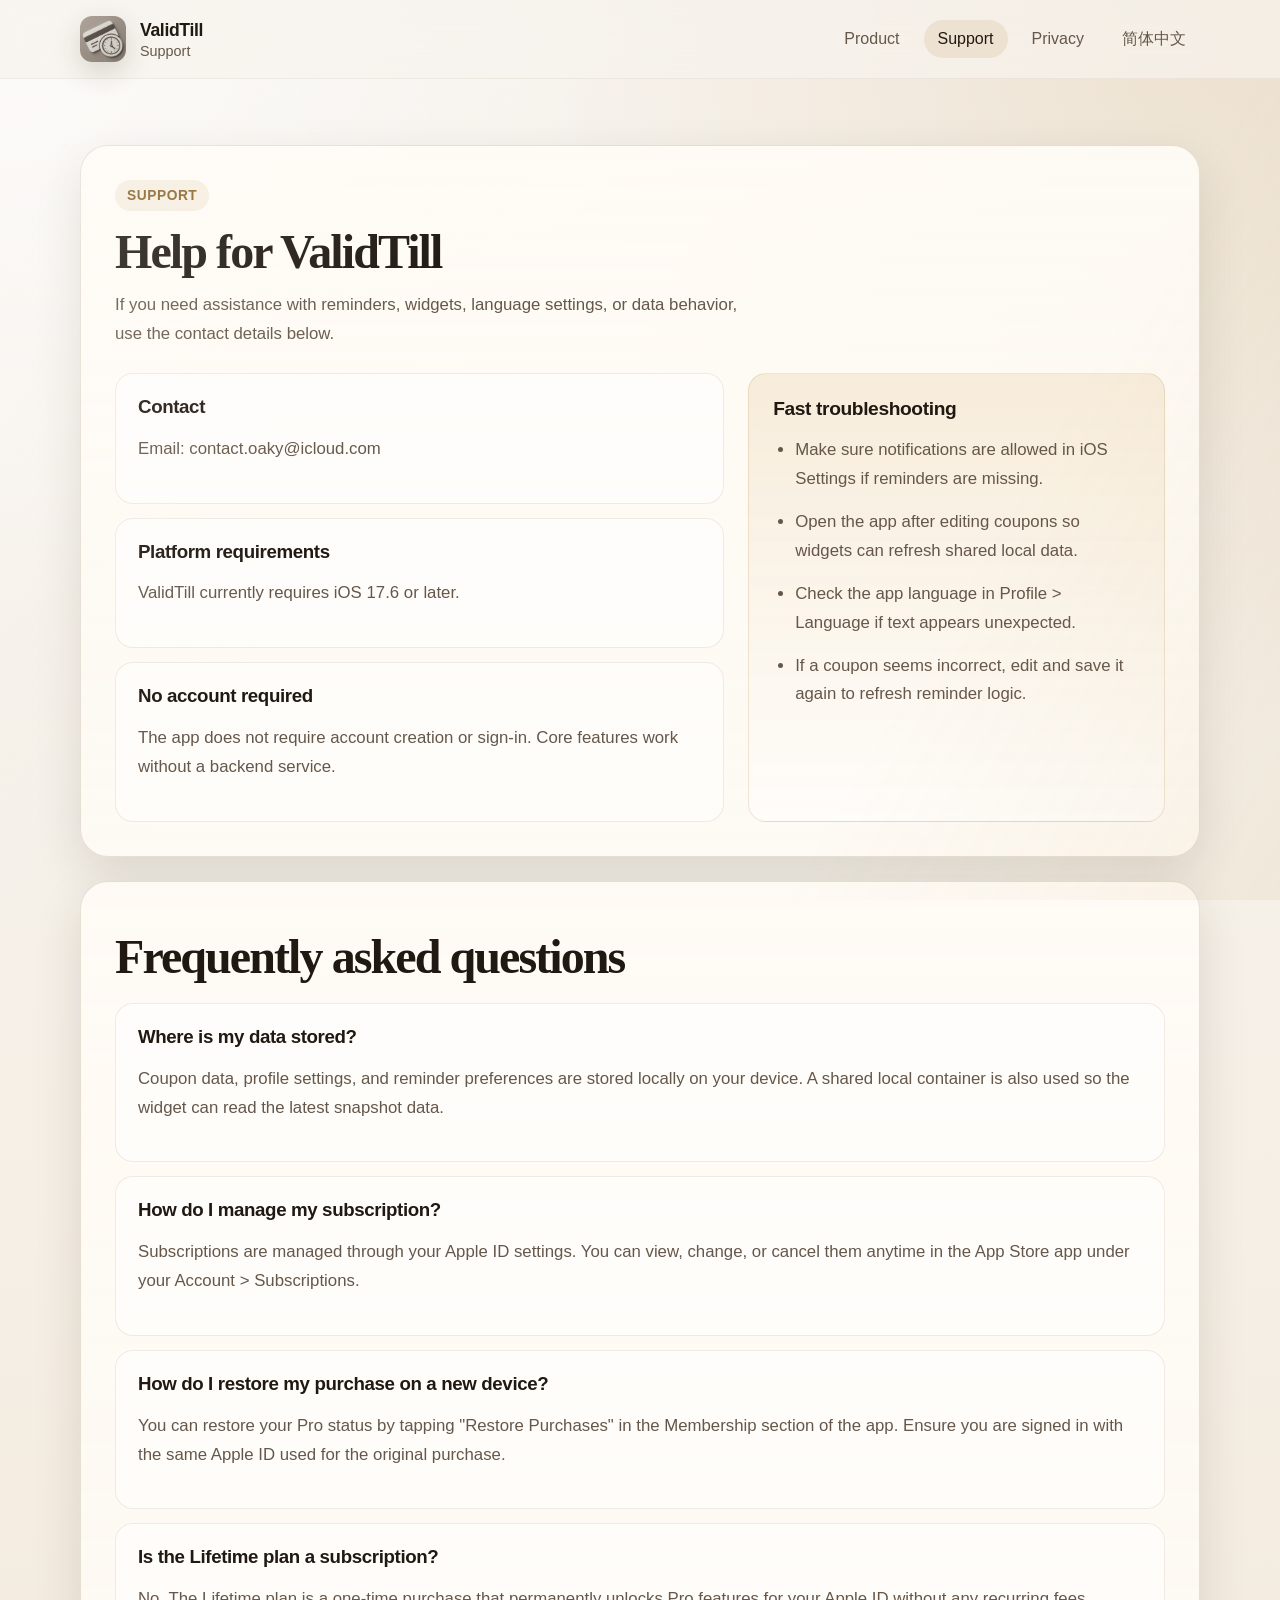
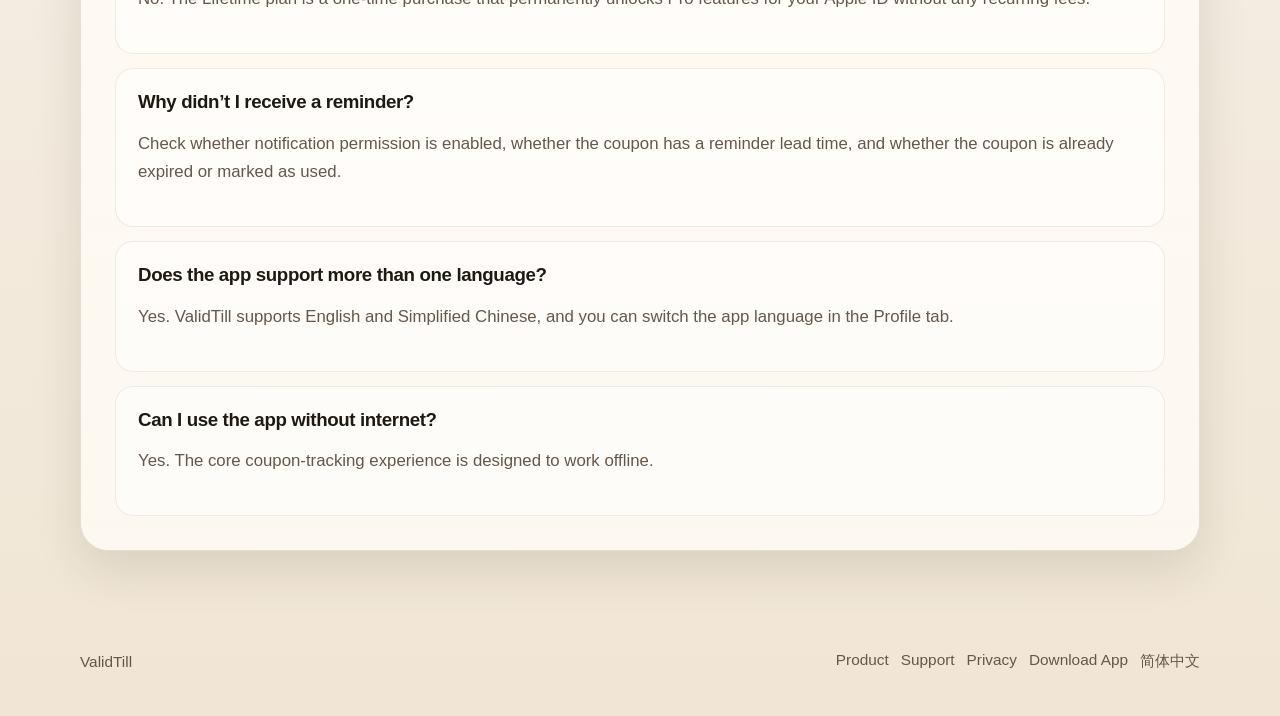
<file: en/support/index.html>
<!DOCTYPE html>
<html lang="en">
  <head>
    <meta charset="utf-8">
    <meta name="viewport" content="width=device-width, initial-scale=1">
    <title>ValidTill Support | FAQ, restore purchases, and reminders</title>
    <meta
      name="description"
      content="Get help with ValidTill reminders, widgets, language settings, restore purchases, and subscription questions."
    >
    <meta name="robots" content="index,follow,max-image-preview:large">
    <meta name="theme-color" content="#f5efe6">
    <link rel="canonical" href="https://validtill.oaky.ltd/en/support/">
    <link rel="alternate" hreflang="en" href="https://validtill.oaky.ltd/en/support/">
    <link rel="alternate" hreflang="zh-Hans" href="https://validtill.oaky.ltd/zh/support/">
    <link rel="alternate" hreflang="x-default" href="https://validtill.oaky.ltd/">
    <meta property="og:site_name" content="ValidTill">
    <meta property="og:type" content="website">
    <meta property="og:locale" content="en_US">
    <meta property="og:locale:alternate" content="zh_CN">
    <meta property="og:title" content="ValidTill Support | FAQ, restore purchases, and reminders">
    <meta
      property="og:description"
      content="Get help with ValidTill reminders, widgets, language settings, restore purchases, and subscription questions."
    >
    <meta property="og:url" content="https://validtill.oaky.ltd/en/support/">
    <meta property="og:image" content="https://validtill.oaky.ltd/assets/social-preview-en.jpg">
    <meta property="og:image:alt" content="ValidTill social preview image with the app logo">
    <meta name="twitter:card" content="summary_large_image">
    <meta
      name="twitter:title"
      content="ValidTill Support | FAQ, restore purchases, and reminders"
    >
    <meta
      name="twitter:description"
      content="Get help with ValidTill reminders, widgets, language settings, restore purchases, and subscription questions."
    >
    <meta name="twitter:image" content="https://validtill.oaky.ltd/assets/social-preview-en.jpg">
    <meta property="og:image:width" content="1200">
    <meta property="og:image:height" content="630">
    <meta name="twitter:image:alt" content="ValidTill social preview image with the app logo">
    <link rel="icon" type="image/png" sizes="32x32" href="../../assets/favicon-32x32.png">
    <link rel="icon" type="image/png" sizes="16x16" href="../../assets/favicon-16x16.png">
    <link rel="apple-touch-icon" href="../../assets/apple-touch-icon.png">
    <link rel="stylesheet" href="../../assets/styles.css">
    <script type="application/ld+json">
      {
        "@context": "https://schema.org",
        "@type": "FAQPage",
        "mainEntity": [
          {
            "@type": "Question",
            "name": "Where is my data stored?",
            "acceptedAnswer": {
              "@type": "Answer",
              "text": "Coupon data, profile settings, and reminder preferences are stored locally on your device. A shared local container is also used so the widget can read the latest snapshot data."
            }
          },
          {
            "@type": "Question",
            "name": "How do I manage my subscription?",
            "acceptedAnswer": {
              "@type": "Answer",
              "text": "Subscriptions are managed through your Apple ID settings. You can view, change, or cancel them anytime in the App Store app under your Account > Subscriptions."
            }
          },
          {
            "@type": "Question",
            "name": "How do I restore my purchase on a new device?",
            "acceptedAnswer": {
              "@type": "Answer",
              "text": "You can restore your Pro status by tapping Restore Purchases in the Membership section of the app. Ensure you are signed in with the same Apple ID used for the original purchase."
            }
          },
          {
            "@type": "Question",
            "name": "Is the Lifetime plan a subscription?",
            "acceptedAnswer": {
              "@type": "Answer",
              "text": "No. The Lifetime plan is a one-time purchase that permanently unlocks Pro features for your Apple ID without any recurring fees."
            }
          },
          {
            "@type": "Question",
            "name": "Why didn’t I receive a reminder?",
            "acceptedAnswer": {
              "@type": "Answer",
              "text": "Check whether notification permission is enabled, whether the coupon has a reminder lead time, and whether the coupon is already expired or marked as used."
            }
          },
          {
            "@type": "Question",
            "name": "Does the app support more than one language?",
            "acceptedAnswer": {
              "@type": "Answer",
              "text": "Yes. ValidTill supports English and Simplified Chinese, and you can switch the app language in the Profile tab."
            }
          },
          {
            "@type": "Question",
            "name": "Can I use the app without internet?",
            "acceptedAnswer": {
              "@type": "Answer",
              "text": "Yes. The core coupon-tracking experience is designed to work offline."
            }
          }
        ]
      }
    </script>
  </head>
  <body>
    <header class="site-header">
      <div class="site-header__inner">
        <a class="brand" href="../../">
          <img class="brand__icon" src="../../assets/validtill-icon.jpg" alt="ValidTill app icon">
          <div class="brand__wordmark">
            <span class="brand__name">ValidTill</span>
            <span class="brand__tag">Support</span>
          </div>
        </a>
        <div class="header-actions">
          <nav class="header-links header-links--desktop" aria-label="Primary">
            <a href="../">Product</a>
            <a class="is-active" href="./">Support</a>
            <a href="../privacy/">Privacy</a>
          </nav>
          <details class="header-menu">
            <summary class="header-menu__trigger" aria-label="Pages">
              <span class="header-menu__bars" aria-hidden="true">
                <span></span>
                <span></span>
                <span></span>
              </span>
            </summary>
            <div class="header-menu__panel">
              <a href="../">Product</a>
              <a class="is-active" href="./">Support</a>
              <a href="../privacy/">Privacy</a>
            </div>
          </details>
          <a class="header-language" href="../../zh/support/">简体中文</a>
        </div>
      </div>
    </header>

    <main class="main">
      <div class="page-shell">
        <section class="panel section">
          <div class="section-header">
            <span class="eyebrow">Support</span>
            <h1>Help for ValidTill</h1>
            <p>
              If you need assistance with reminders, widgets, language settings, or data behavior,
              use the contact details below.
            </p>
          </div>

          <div class="support-layout">
            <div class="faq-list">
              <article class="faq">
                <h3>Contact</h3>
                <p>
                  Email:
                  <a href="mailto:contact.oaky@icloud.com">contact.oaky@icloud.com</a>
                </p>
              </article>

              <article class="faq">
                <h3>Platform requirements</h3>
                <p>ValidTill currently requires iOS 17.6 or later.</p>
              </article>

              <article class="faq">
                <h3>No account required</h3>
                <p>
                  The app does not require account creation or sign-in. Core features work without
                  a backend service.
                </p>
              </article>
            </div>

            <aside class="callout">
              <h3>Fast troubleshooting</h3>
              <ul class="support-list">
                <li>Make sure notifications are allowed in iOS Settings if reminders are missing.</li>
                <li>Open the app after editing coupons so widgets can refresh shared local data.</li>
                <li>Check the app language in Profile &gt; Language if text appears unexpected.</li>
                <li>If a coupon seems incorrect, edit and save it again to refresh reminder logic.</li>
              </ul>
            </aside>
          </div>
        </section>

        <section class="panel section">
          <div class="section-header">
            <h2>Frequently asked questions</h2>
          </div>

          <div class="faq-list">
            <article class="faq">
              <h3>Where is my data stored?</h3>
              <p>
                Coupon data, profile settings, and reminder preferences are stored locally on your
                device. A shared local container is also used so the widget can read the latest
                snapshot data.
              </p>
            </article>

            <article class="faq">
              <h3>How do I manage my subscription?</h3>
              <p>
                Subscriptions are managed through your Apple ID settings. You can view, change, or
                cancel them anytime in the App Store app under your Account &gt; Subscriptions.
              </p>
            </article>

            <article class="faq">
              <h3>How do I restore my purchase on a new device?</h3>
              <p>
                You can restore your Pro status by tapping "Restore Purchases" in the Membership
                section of the app. Ensure you are signed in with the same Apple ID used for the
                original purchase.
              </p>
            </article>

            <article class="faq">
              <h3>Is the Lifetime plan a subscription?</h3>
              <p>
                No. The Lifetime plan is a one-time purchase that permanently unlocks Pro features
                for your Apple ID without any recurring fees.
              </p>
            </article>

            <article class="faq">
              <h3>Why didn’t I receive a reminder?</h3>
              <p>
                Check whether notification permission is enabled, whether the coupon has a reminder
                lead time, and whether the coupon is already expired or marked as used.
              </p>
            </article>

            <article class="faq">
              <h3>Does the app support more than one language?</h3>
              <p>
                Yes. ValidTill supports English and Simplified Chinese, and you can switch the app
                language in the Profile tab.
              </p>
            </article>

            <article class="faq">
              <h3>Can I use the app without internet?</h3>
              <p>
                Yes. The core coupon-tracking experience is designed to work offline.
              </p>
            </article>
          </div>
        </section>
      </div>
    </main>

    <footer class="footer">
      <div class="footer__inner">
        <span>ValidTill</span>
        <div class="footer-links">
          <a href="../">Product</a>
          <a href="./">Support</a>
          <a href="../privacy/">Privacy</a>
          <a href="https://apps.apple.com/us/app/validtill/id6760955448" target="_blank" rel="noopener noreferrer">Download App</a>
          <a href="../../zh/support/">简体中文</a>
        </div>
      </div>
    </footer>
    <script src="../../assets/site.js" defer></script>
  </body>
</html>
</file>
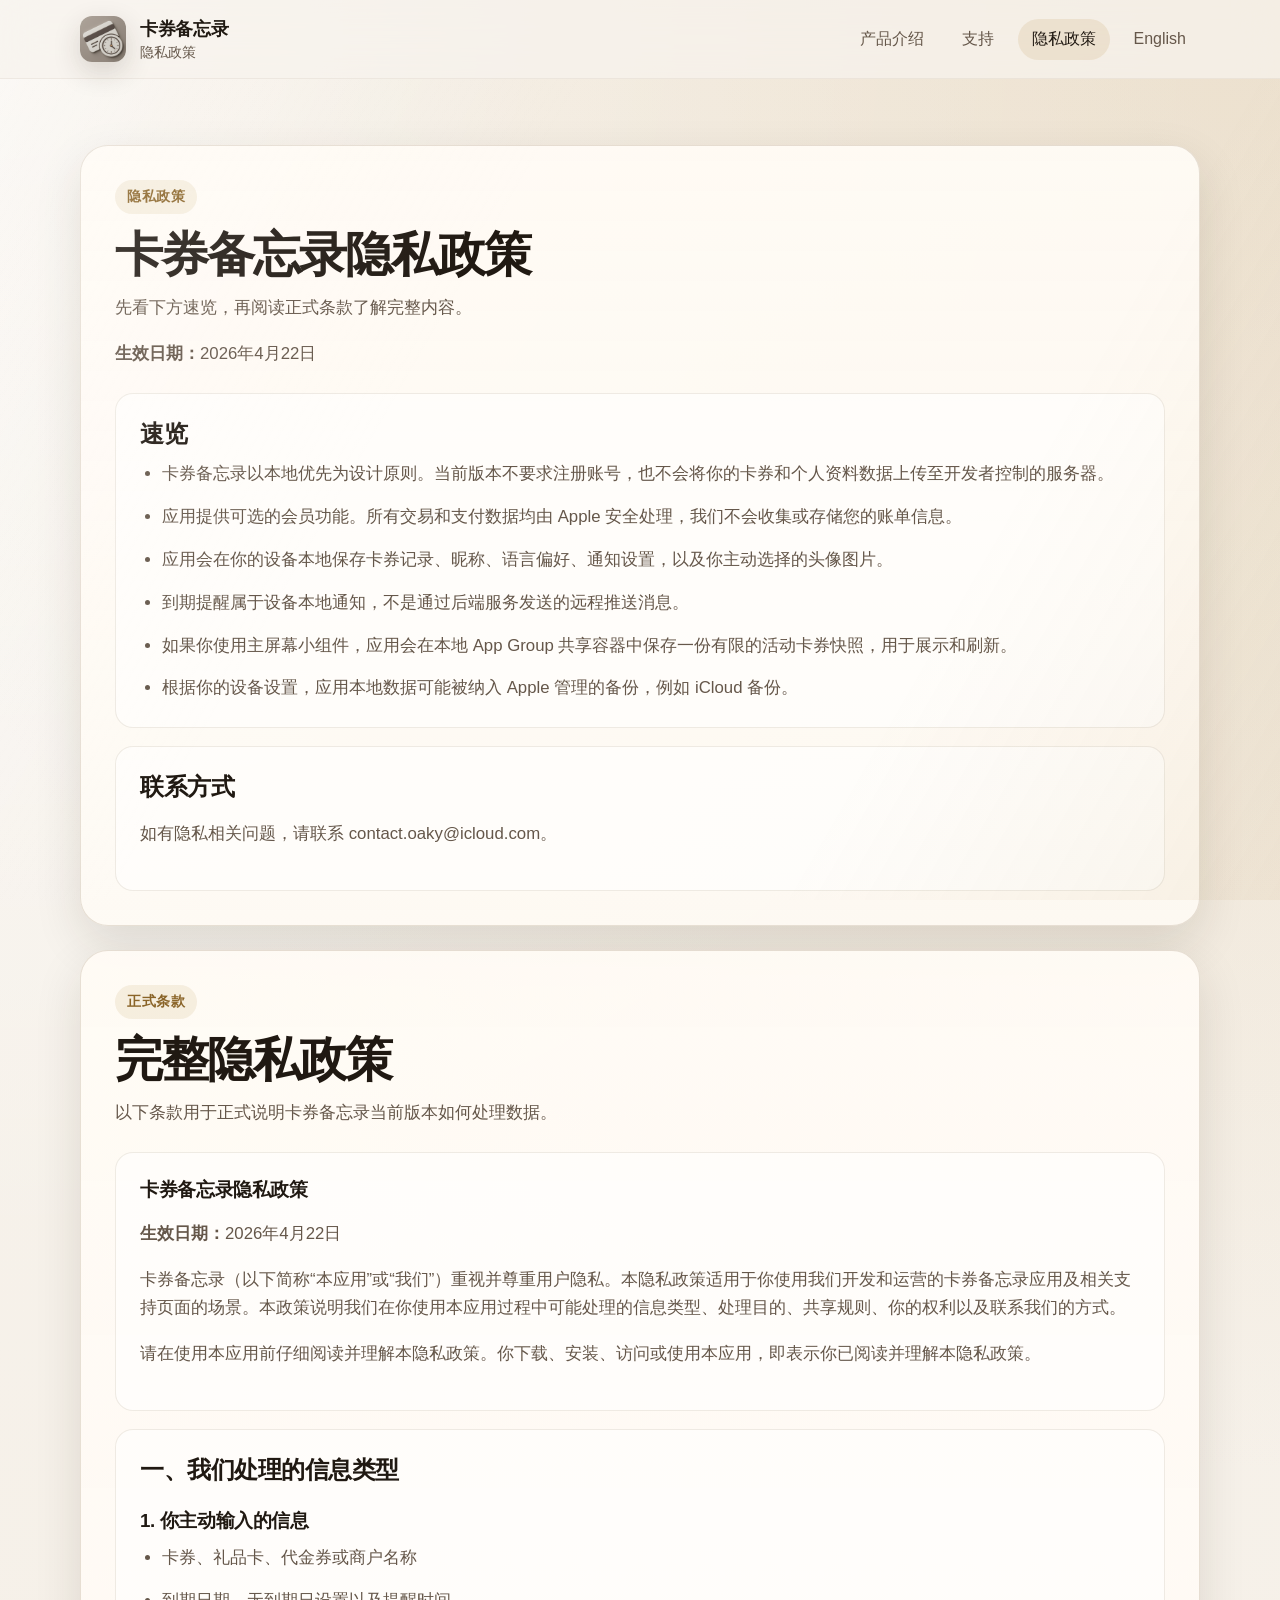
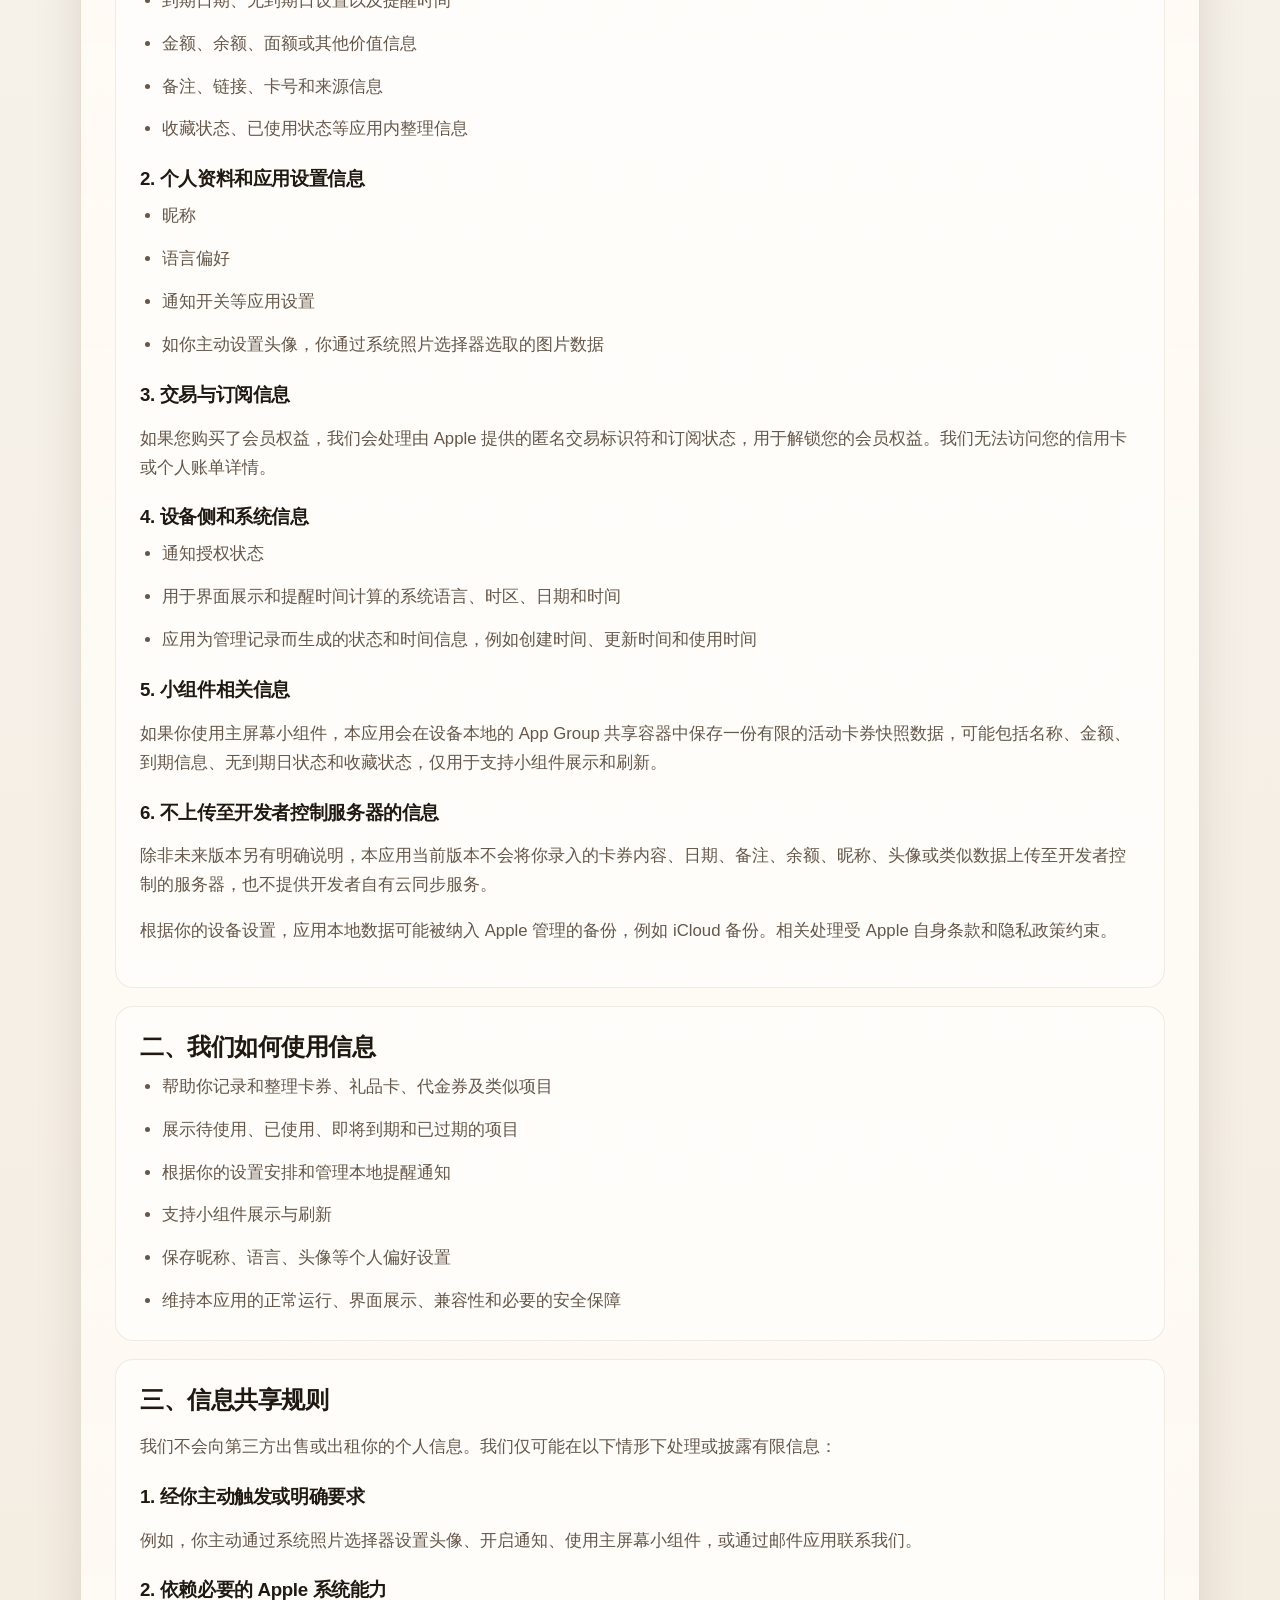
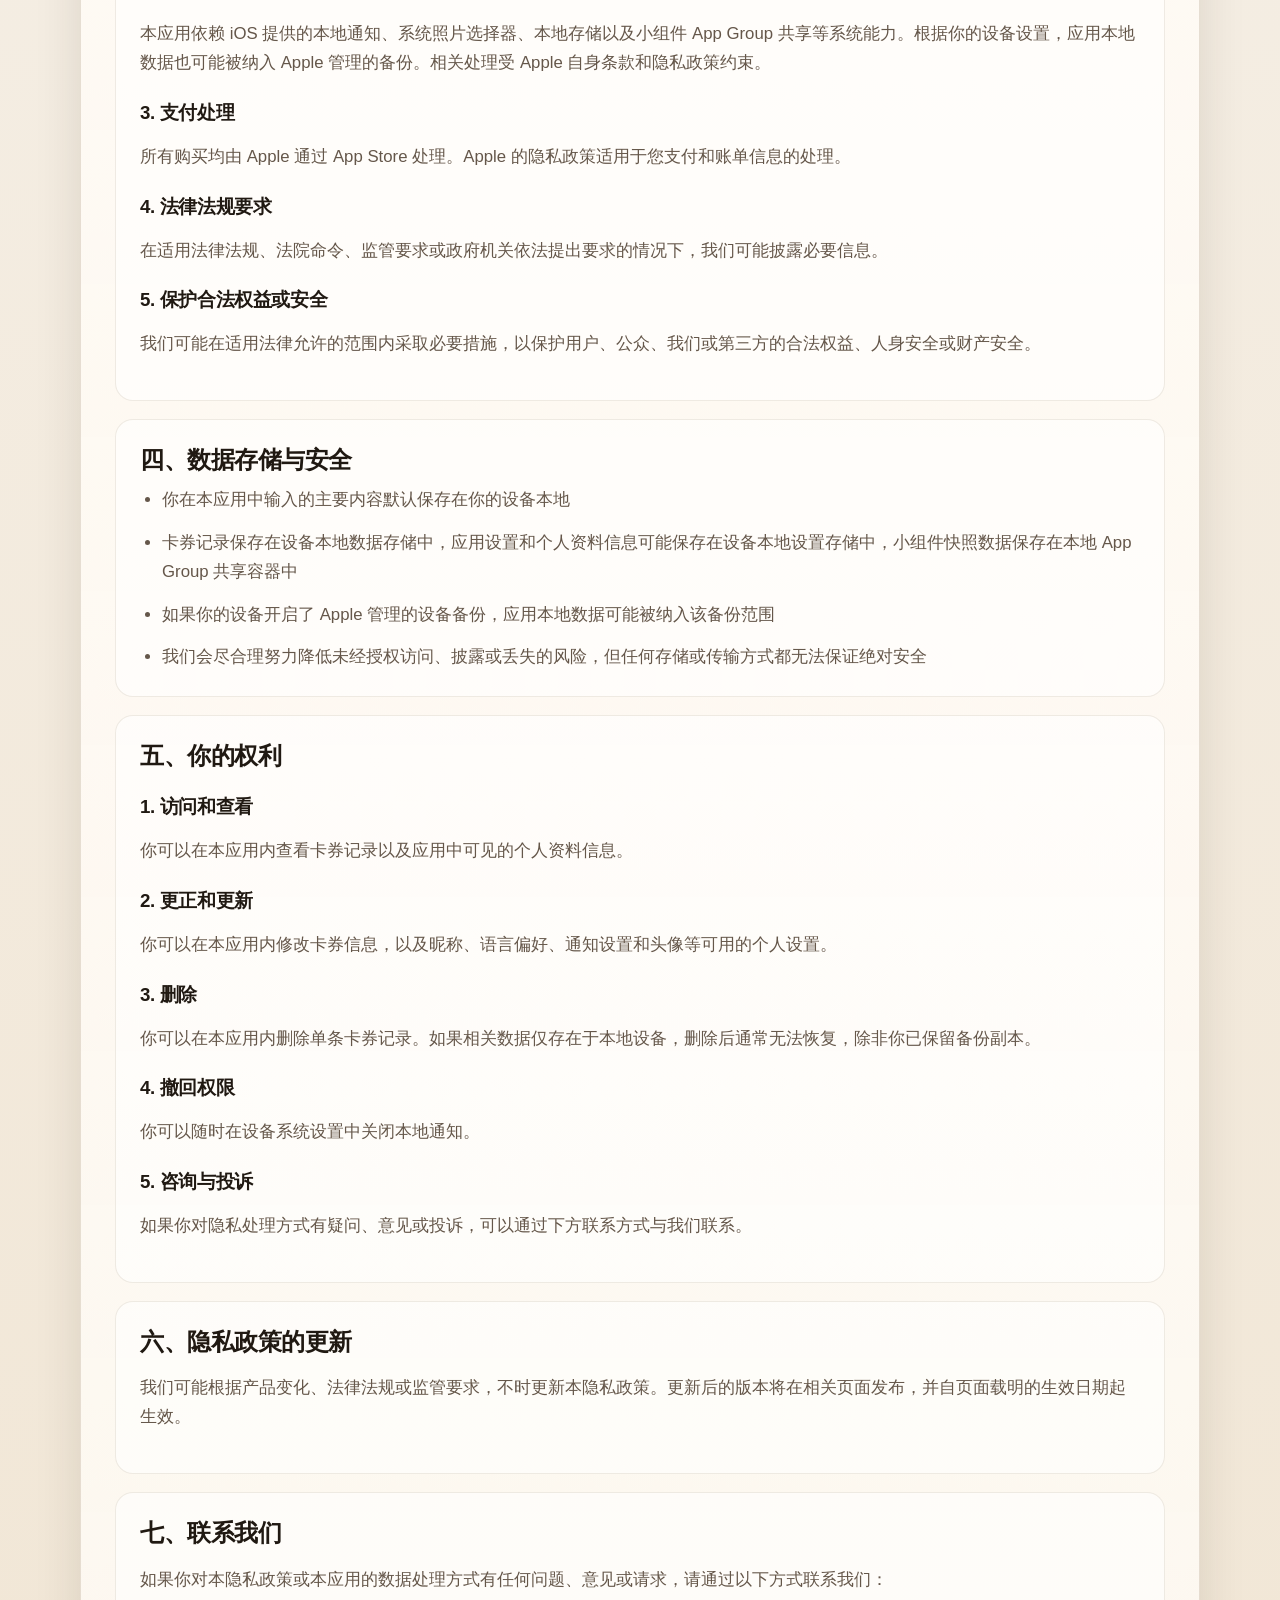
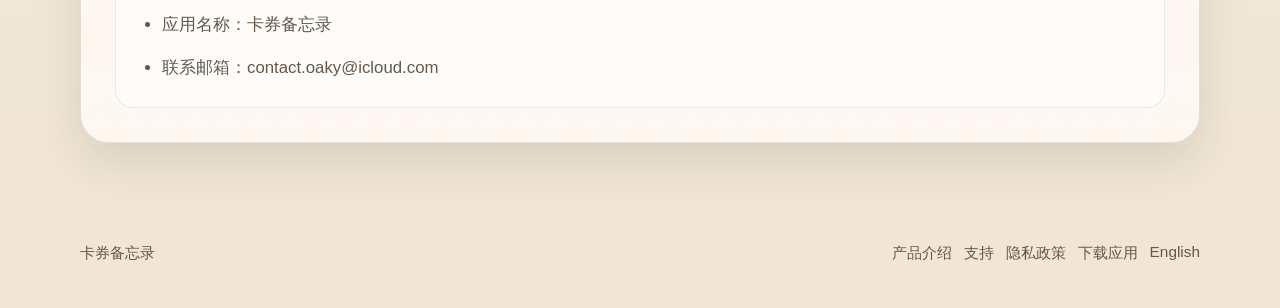
<file: zh/privacy/index.html>
<!DOCTYPE html>
<html lang="zh-Hans">
  <head>
    <meta charset="utf-8">
    <meta name="viewport" content="width=device-width, initial-scale=1">
    <title>卡券备忘录隐私政策 | 本地优先 iPhone 应用</title>
    <meta
      name="description"
      content="了解卡券备忘录如何在设备本地保存卡券数据、处理提醒、小组件和 Apple 管理的会员购买。"
    >
    <meta name="robots" content="index,follow,max-image-preview:large">
    <meta name="theme-color" content="#f5efe6">
    <link rel="canonical" href="https://validtill.oaky.ltd/zh/privacy/">
    <link rel="alternate" hreflang="en" href="https://validtill.oaky.ltd/en/privacy/">
    <link rel="alternate" hreflang="zh-Hans" href="https://validtill.oaky.ltd/zh/privacy/">
    <link rel="alternate" hreflang="x-default" href="https://validtill.oaky.ltd/">
    <meta property="og:site_name" content="卡券备忘录">
    <meta property="og:type" content="website">
    <meta property="og:locale" content="zh_CN">
    <meta property="og:locale:alternate" content="en_US">
    <meta property="og:title" content="卡券备忘录隐私政策 | 本地优先 iPhone 应用">
    <meta
      property="og:description"
      content="了解卡券备忘录如何在设备本地保存卡券数据、处理提醒、小组件和 Apple 管理的会员购买。"
    >
    <meta property="og:url" content="https://validtill.oaky.ltd/zh/privacy/">
    <meta property="og:image" content="https://validtill.oaky.ltd/assets/social-preview-zh.jpg">
    <meta property="og:image:alt" content="卡券备忘录社交预览图，包含应用图标">
    <meta name="twitter:card" content="summary_large_image">
    <meta name="twitter:title" content="卡券备忘录隐私政策 | 本地优先 iPhone 应用">
    <meta
      name="twitter:description"
      content="了解卡券备忘录如何在设备本地保存卡券数据、处理提醒、小组件和 Apple 管理的会员购买。"
    >
    <meta name="twitter:image" content="https://validtill.oaky.ltd/assets/social-preview-zh.jpg">
    <meta property="og:image:width" content="1200">
    <meta property="og:image:height" content="630">
    <meta name="twitter:image:alt" content="卡券备忘录社交预览图，包含应用图标">
    <link rel="icon" type="image/png" sizes="32x32" href="../../assets/favicon-32x32.png">
    <link rel="icon" type="image/png" sizes="16x16" href="../../assets/favicon-16x16.png">
    <link rel="apple-touch-icon" href="../../assets/apple-touch-icon.png">
    <link rel="stylesheet" href="../../assets/styles.css">
  </head>
  <body>
    <header class="site-header">
      <div class="site-header__inner">
        <a class="brand" href="../../">
          <img class="brand__icon" src="../../assets/validtill-icon.jpg" alt="卡券备忘录应用图标">
          <div class="brand__wordmark">
            <span class="brand__name">卡券备忘录</span>
            <span class="brand__tag">隐私政策</span>
          </div>
        </a>
        <div class="header-actions">
          <nav class="header-links header-links--desktop" aria-label="主导航">
            <a href="../">产品介绍</a>
            <a href="../support/">支持</a>
            <a class="is-active" href="./">隐私政策</a>
          </nav>
          <details class="header-menu">
            <summary class="header-menu__trigger" aria-label="页面">
              <span class="header-menu__bars" aria-hidden="true">
                <span></span>
                <span></span>
                <span></span>
              </span>
            </summary>
            <div class="header-menu__panel">
              <a href="../">产品介绍</a>
              <a href="../support/">支持</a>
              <a class="is-active" href="./">隐私政策</a>
            </div>
          </details>
          <a class="header-language" href="../../en/privacy/">English</a>
        </div>
      </div>
    </header>

    <main class="main">
      <div class="page-shell">
        <section class="panel section">
          <div class="section-header">
            <span class="eyebrow">隐私政策</span>
            <h1>卡券备忘录隐私政策</h1>
            <p>先看下方速览，再阅读正式条款了解完整内容。</p>
            <p class="policy-meta"><strong>生效日期：</strong>2026年4月22日</p>
          </div>

          <div class="policy-blocks">
            <article class="policy">
              <h2>速览</h2>
              <ul class="policy-list">
                <li>卡券备忘录以本地优先为设计原则。当前版本不要求注册账号，也不会将你的卡券和个人资料数据上传至开发者控制的服务器。</li>
                <li>应用提供可选的会员功能。所有交易和支付数据均由 Apple 安全处理，我们不会收集或存储您的账单信息。</li>
                <li>应用会在你的设备本地保存卡券记录、昵称、语言偏好、通知设置，以及你主动选择的头像图片。</li>
                <li>到期提醒属于设备本地通知，不是通过后端服务发送的远程推送消息。</li>
                <li>如果你使用主屏幕小组件，应用会在本地 App Group 共享容器中保存一份有限的活动卡券快照，用于展示和刷新。</li>
                <li>根据你的设备设置，应用本地数据可能被纳入 Apple 管理的备份，例如 iCloud 备份。</li>
              </ul>
            </article>

            <article class="policy">
              <h2>联系方式</h2>
              <p>
                如有隐私相关问题，请联系
                <a href="mailto:contact.oaky@icloud.com">contact.oaky@icloud.com</a>。
              </p>
            </article>
          </div>
        </section>

        <section class="panel section">
          <div class="section-header">
            <span class="eyebrow">正式条款</span>
            <h2>完整隐私政策</h2>
            <p>以下条款用于正式说明卡券备忘录当前版本如何处理数据。</p>
          </div>

          <div class="policy-blocks">
            <article class="policy">
              <h3>卡券备忘录隐私政策</h3>
              <p><strong>生效日期：</strong>2026年4月22日</p>
              <p>
                卡券备忘录（以下简称“本应用”或“我们”）重视并尊重用户隐私。本隐私政策适用于你使用我们开发和运营的卡券备忘录应用及相关支持页面的场景。本政策说明我们在你使用本应用过程中可能处理的信息类型、处理目的、共享规则、你的权利以及联系我们的方式。
              </p>
              <p>
                请在使用本应用前仔细阅读并理解本隐私政策。你下载、安装、访问或使用本应用，即表示你已阅读并理解本隐私政策。
              </p>
            </article>

            <article class="policy">
              <h2>一、我们处理的信息类型</h2>

              <h3>1. 你主动输入的信息</h3>
              <ul class="policy-list">
                <li>卡券、礼品卡、代金券或商户名称</li>
                <li>到期日期、无到期日设置以及提醒时间</li>
                <li>金额、余额、面额或其他价值信息</li>
                <li>备注、链接、卡号和来源信息</li>
                <li>收藏状态、已使用状态等应用内整理信息</li>
              </ul>

              <h3>2. 个人资料和应用设置信息</h3>
              <ul class="policy-list">
                <li>昵称</li>
                <li>语言偏好</li>
                <li>通知开关等应用设置</li>
                <li>如你主动设置头像，你通过系统照片选择器选取的图片数据</li>
              </ul>

              <h3>3. 交易与订阅信息</h3>
              <p>
                如果您购买了会员权益，我们会处理由 Apple 提供的匿名交易标识符和订阅状态，用于解锁您的会员权益。我们无法访问您的信用卡或个人账单详情。
              </p>

              <h3>4. 设备侧和系统信息</h3>
              <ul class="policy-list">
                <li>通知授权状态</li>
                <li>用于界面展示和提醒时间计算的系统语言、时区、日期和时间</li>
                <li>应用为管理记录而生成的状态和时间信息，例如创建时间、更新时间和使用时间</li>
              </ul>

              <h3>5. 小组件相关信息</h3>
              <p>
                如果你使用主屏幕小组件，本应用会在设备本地的 App Group 共享容器中保存一份有限的活动卡券快照数据，可能包括名称、金额、到期信息、无到期日状态和收藏状态，仅用于支持小组件展示和刷新。
              </p>

              <h3>6. 不上传至开发者控制服务器的信息</h3>
              <p>
                除非未来版本另有明确说明，本应用当前版本不会将你录入的卡券内容、日期、备注、余额、昵称、头像或类似数据上传至开发者控制的服务器，也不提供开发者自有云同步服务。
              </p>
              <p>
                根据你的设备设置，应用本地数据可能被纳入 Apple 管理的备份，例如 iCloud 备份。相关处理受 Apple 自身条款和隐私政策约束。
              </p>
            </article>

            <article class="policy">
              <h2>二、我们如何使用信息</h2>
              <ul class="policy-list">
                <li>帮助你记录和整理卡券、礼品卡、代金券及类似项目</li>
                <li>展示待使用、已使用、即将到期和已过期的项目</li>
                <li>根据你的设置安排和管理本地提醒通知</li>
                <li>支持小组件展示与刷新</li>
                <li>保存昵称、语言、头像等个人偏好设置</li>
                <li>维持本应用的正常运行、界面展示、兼容性和必要的安全保障</li>
              </ul>
            </article>

            <article class="policy">
              <h2>三、信息共享规则</h2>
              <p>我们不会向第三方出售或出租你的个人信息。我们仅可能在以下情形下处理或披露有限信息：</p>

              <h3>1. 经你主动触发或明确要求</h3>
              <p>
                例如，你主动通过系统照片选择器设置头像、开启通知、使用主屏幕小组件，或通过邮件应用联系我们。
              </p>

              <h3>2. 依赖必要的 Apple 系统能力</h3>
              <p>
                本应用依赖 iOS 提供的本地通知、系统照片选择器、本地存储以及小组件 App Group 共享等系统能力。根据你的设备设置，应用本地数据也可能被纳入 Apple 管理的备份。相关处理受 Apple 自身条款和隐私政策约束。
              </p>

              <h3>3. 支付处理</h3>
              <p>
                所有购买均由 Apple 通过 App Store 处理。Apple 的隐私政策适用于您支付和账单信息的处理。
              </p>

              <h3>4. 法律法规要求</h3>
              <p>
                在适用法律法规、法院命令、监管要求或政府机关依法提出要求的情况下，我们可能披露必要信息。
              </p>

              <h3>5. 保护合法权益或安全</h3>
              <p>
                我们可能在适用法律允许的范围内采取必要措施，以保护用户、公众、我们或第三方的合法权益、人身安全或财产安全。
              </p>
            </article>

            <article class="policy">
              <h2>四、数据存储与安全</h2>
              <ul class="policy-list">
                <li>你在本应用中输入的主要内容默认保存在你的设备本地</li>
                <li>卡券记录保存在设备本地数据存储中，应用设置和个人资料信息可能保存在设备本地设置存储中，小组件快照数据保存在本地 App Group 共享容器中</li>
                <li>如果你的设备开启了 Apple 管理的设备备份，应用本地数据可能被纳入该备份范围</li>
                <li>我们会尽合理努力降低未经授权访问、披露或丢失的风险，但任何存储或传输方式都无法保证绝对安全</li>
              </ul>
            </article>

            <article class="policy">
              <h2>五、你的权利</h2>

              <h3>1. 访问和查看</h3>
              <p>你可以在本应用内查看卡券记录以及应用中可见的个人资料信息。</p>

              <h3>2. 更正和更新</h3>
              <p>
                你可以在本应用内修改卡券信息，以及昵称、语言偏好、通知设置和头像等可用的个人设置。
              </p>

              <h3>3. 删除</h3>
              <p>
                你可以在本应用内删除单条卡券记录。如果相关数据仅存在于本地设备，删除后通常无法恢复，除非你已保留备份副本。
              </p>

              <h3>4. 撤回权限</h3>
              <p>你可以随时在设备系统设置中关闭本地通知。</p>

              <h3>5. 咨询与投诉</h3>
              <p>
                如果你对隐私处理方式有疑问、意见或投诉，可以通过下方联系方式与我们联系。
              </p>
            </article>

            <article class="policy">
              <h2>六、隐私政策的更新</h2>
              <p>
                我们可能根据产品变化、法律法规或监管要求，不时更新本隐私政策。更新后的版本将在相关页面发布，并自页面载明的生效日期起生效。
              </p>
            </article>

            <article class="policy">
              <h2>七、联系我们</h2>
              <p>
                如果你对本隐私政策或本应用的数据处理方式有任何问题、意见或请求，请通过以下方式联系我们：
              </p>
              <ul class="policy-list">
                <li>应用名称：卡券备忘录</li>
                <li>联系邮箱：<a href="mailto:contact.oaky@icloud.com">contact.oaky@icloud.com</a></li>
              </ul>
            </article>
          </div>
        </section>
      </div>
    </main>

    <footer class="footer">
      <div class="footer__inner">
        <span>卡券备忘录</span>
        <div class="footer-links">
          <a href="../">产品介绍</a>
          <a href="../support/">支持</a>
          <a href="./">隐私政策</a>
          <a href="https://apps.apple.com/us/app/validtill/id6760955448" target="_blank" rel="noopener noreferrer">下载应用</a>
          <a href="../../en/privacy/">English</a>
        </div>
      </div>
    </footer>
    <script src="../../assets/site.js" defer></script>
  </body>
</html>
</file>
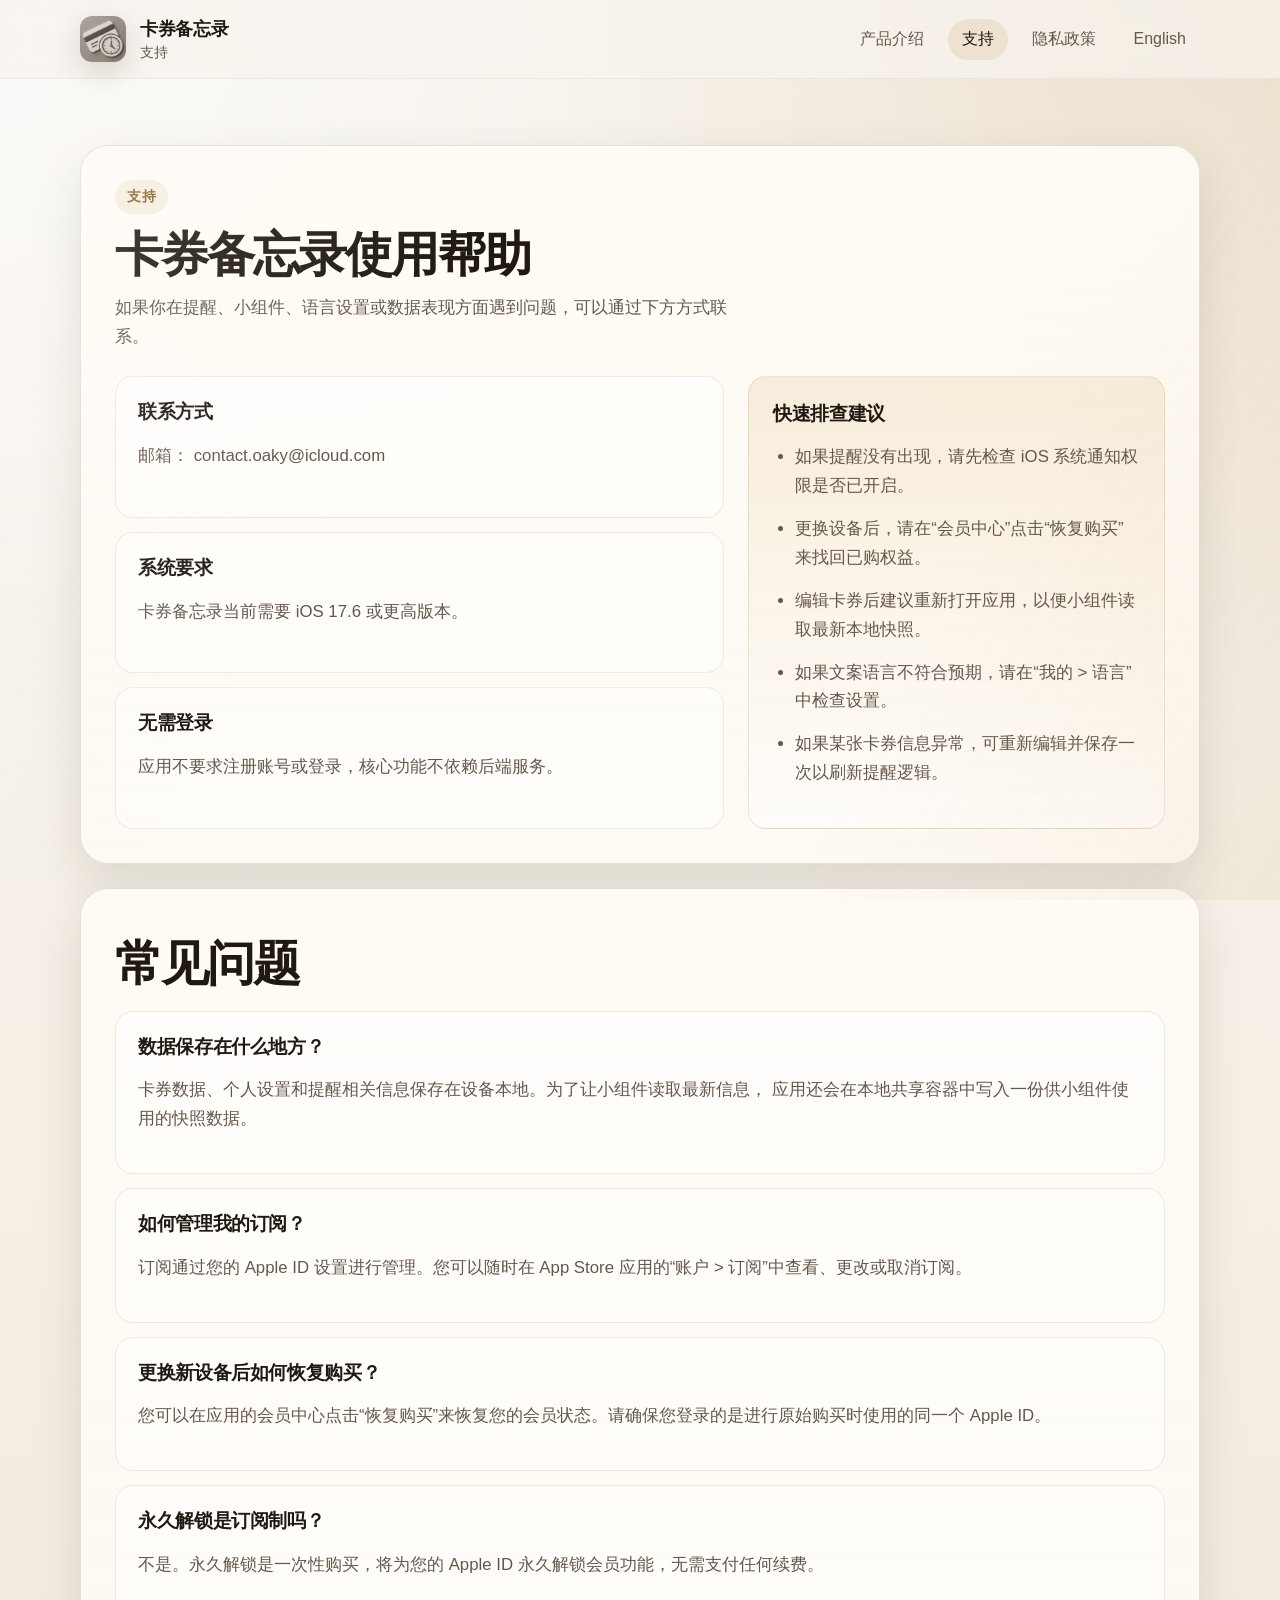
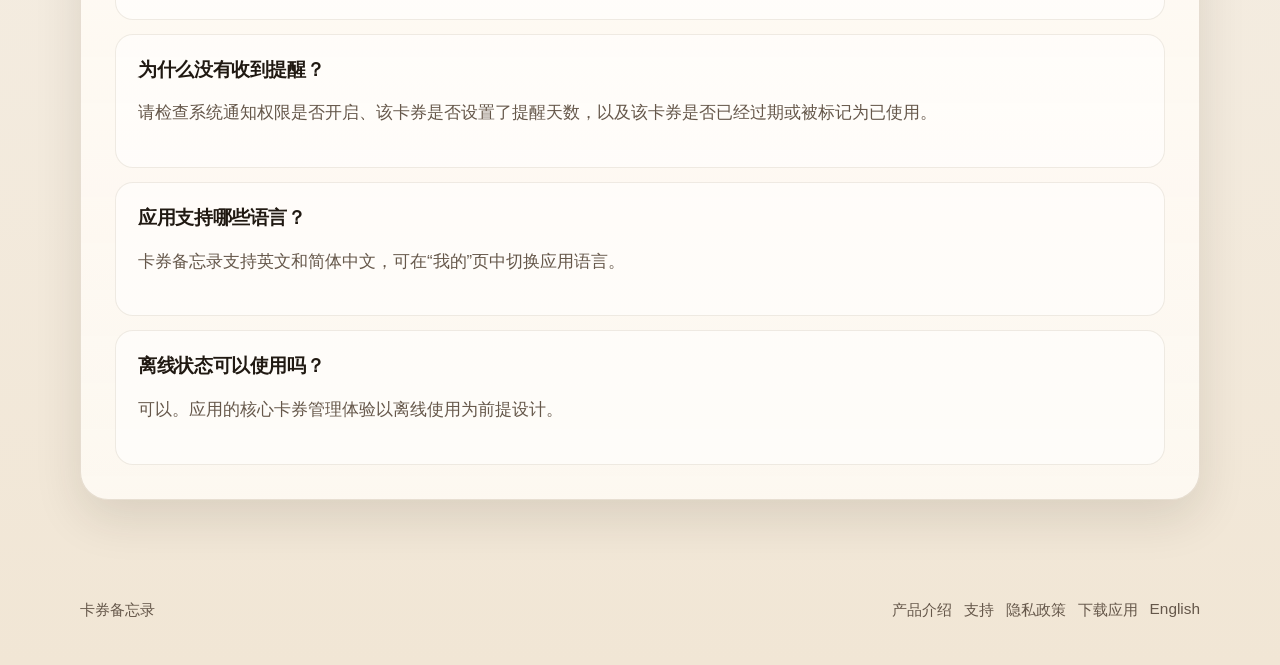
<file: zh/support/index.html>
<!DOCTYPE html>
<html lang="zh-Hans">
  <head>
    <meta charset="utf-8">
    <meta name="viewport" content="width=device-width, initial-scale=1">
    <title>卡券备忘录支持 | 常见问题、恢复购买、提醒</title>
    <meta
      name="description"
      content="获取卡券备忘录提醒、小组件、语言设置、恢复购买和订阅相关帮助。"
    >
    <meta name="robots" content="index,follow,max-image-preview:large">
    <meta name="theme-color" content="#f5efe6">
    <link rel="canonical" href="https://validtill.oaky.ltd/zh/support/">
    <link rel="alternate" hreflang="en" href="https://validtill.oaky.ltd/en/support/">
    <link rel="alternate" hreflang="zh-Hans" href="https://validtill.oaky.ltd/zh/support/">
    <link rel="alternate" hreflang="x-default" href="https://validtill.oaky.ltd/">
    <meta property="og:site_name" content="卡券备忘录">
    <meta property="og:type" content="website">
    <meta property="og:locale" content="zh_CN">
    <meta property="og:locale:alternate" content="en_US">
    <meta property="og:title" content="卡券备忘录支持 | 常见问题、恢复购买、提醒">
    <meta
      property="og:description"
      content="获取卡券备忘录提醒、小组件、语言设置、恢复购买和订阅相关帮助。"
    >
    <meta property="og:url" content="https://validtill.oaky.ltd/zh/support/">
    <meta property="og:image" content="https://validtill.oaky.ltd/assets/social-preview-zh.jpg">
    <meta property="og:image:alt" content="卡券备忘录社交预览图，包含应用图标">
    <meta name="twitter:card" content="summary_large_image">
    <meta name="twitter:title" content="卡券备忘录支持 | 常见问题、恢复购买、提醒">
    <meta
      name="twitter:description"
      content="获取卡券备忘录提醒、小组件、语言设置、恢复购买和订阅相关帮助。"
    >
    <meta name="twitter:image" content="https://validtill.oaky.ltd/assets/social-preview-zh.jpg">
    <meta property="og:image:width" content="1200">
    <meta property="og:image:height" content="630">
    <meta name="twitter:image:alt" content="卡券备忘录社交预览图，包含应用图标">
    <link rel="icon" type="image/png" sizes="32x32" href="../../assets/favicon-32x32.png">
    <link rel="icon" type="image/png" sizes="16x16" href="../../assets/favicon-16x16.png">
    <link rel="apple-touch-icon" href="../../assets/apple-touch-icon.png">
    <link rel="stylesheet" href="../../assets/styles.css">
    <script type="application/ld+json">
      {
        "@context": "https://schema.org",
        "@type": "FAQPage",
        "mainEntity": [
          {
            "@type": "Question",
            "name": "数据保存在什么地方？",
            "acceptedAnswer": {
              "@type": "Answer",
              "text": "卡券数据、个人设置和提醒相关信息保存在设备本地。为了让小组件读取最新信息，应用还会在本地共享容器中写入一份供小组件使用的快照数据。"
            }
          },
          {
            "@type": "Question",
            "name": "如何管理我的订阅？",
            "acceptedAnswer": {
              "@type": "Answer",
              "text": "订阅通过您的 Apple ID 设置进行管理。您可以随时在 App Store 应用的账户 > 订阅中查看、更改或取消订阅。"
            }
          },
          {
            "@type": "Question",
            "name": "更换新设备后如何恢复购买？",
            "acceptedAnswer": {
              "@type": "Answer",
              "text": "您可以在应用的会员中心点击恢复购买来恢复您的会员状态。请确保您登录的是进行原始购买时使用的同一个 Apple ID。"
            }
          },
          {
            "@type": "Question",
            "name": "永久解锁是订阅制吗？",
            "acceptedAnswer": {
              "@type": "Answer",
              "text": "不是。永久解锁是一次性购买，将为您的 Apple ID 永久解锁会员功能，无需支付任何续费。"
            }
          },
          {
            "@type": "Question",
            "name": "为什么没有收到提醒？",
            "acceptedAnswer": {
              "@type": "Answer",
              "text": "请检查系统通知权限是否开启、该卡券是否设置了提醒天数，以及该卡券是否已经过期或被标记为已使用。"
            }
          },
          {
            "@type": "Question",
            "name": "应用支持哪些语言？",
            "acceptedAnswer": {
              "@type": "Answer",
              "text": "卡券备忘录支持英文和简体中文，可在我的页中切换应用语言。"
            }
          },
          {
            "@type": "Question",
            "name": "离线状态可以使用吗？",
            "acceptedAnswer": {
              "@type": "Answer",
              "text": "可以。应用的核心卡券管理体验以离线使用为前提设计。"
            }
          }
        ]
      }
    </script>
  </head>
  <body>
    <header class="site-header">
      <div class="site-header__inner">
        <a class="brand" href="../../">
          <img class="brand__icon" src="../../assets/validtill-icon.jpg" alt="卡券备忘录应用图标">
          <div class="brand__wordmark">
            <span class="brand__name">卡券备忘录</span>
            <span class="brand__tag">支持</span>
          </div>
        </a>
        <div class="header-actions">
          <nav class="header-links header-links--desktop" aria-label="主导航">
            <a href="../">产品介绍</a>
            <a class="is-active" href="./">支持</a>
            <a href="../privacy/">隐私政策</a>
          </nav>
          <details class="header-menu">
            <summary class="header-menu__trigger" aria-label="页面">
              <span class="header-menu__bars" aria-hidden="true">
                <span></span>
                <span></span>
                <span></span>
              </span>
            </summary>
            <div class="header-menu__panel">
              <a href="../">产品介绍</a>
              <a class="is-active" href="./">支持</a>
              <a href="../privacy/">隐私政策</a>
            </div>
          </details>
          <a class="header-language" href="../../en/support/">English</a>
        </div>
      </div>
    </header>

    <main class="main">
      <div class="page-shell">
        <section class="panel section">
          <div class="section-header">
            <span class="eyebrow">支持</span>
            <h1>卡券备忘录使用帮助</h1>
            <p>
              如果你在提醒、小组件、语言设置或数据表现方面遇到问题，可以通过下方方式联系。
            </p>
          </div>

          <div class="support-layout">
            <div class="faq-list">
              <article class="faq">
                <h3>联系方式</h3>
                <p>
                  邮箱：
                  <a href="mailto:contact.oaky@icloud.com">contact.oaky@icloud.com</a>
                </p>
              </article>

              <article class="faq">
                <h3>系统要求</h3>
                <p>卡券备忘录当前需要 iOS 17.6 或更高版本。</p>
              </article>

              <article class="faq">
                <h3>无需登录</h3>
                <p>应用不要求注册账号或登录，核心功能不依赖后端服务。</p>
              </article>
            </div>

            <aside class="callout">
              <h3>快速排查建议</h3>
              <ul class="support-list">
                <li>如果提醒没有出现，请先检查 iOS 系统通知权限是否已开启。</li>
                <li>更换设备后，请在“会员中心”点击“恢复购买”来找回已购权益。</li>
                <li>编辑卡券后建议重新打开应用，以便小组件读取最新本地快照。</li>
                <li>如果文案语言不符合预期，请在“我的 &gt; 语言”中检查设置。</li>
                <li>如果某张卡券信息异常，可重新编辑并保存一次以刷新提醒逻辑。</li>
              </ul>
            </aside>
          </div>
        </section>

        <section class="panel section">
          <div class="section-header">
            <h2>常见问题</h2>
          </div>

          <div class="faq-list">
            <article class="faq">
              <h3>数据保存在什么地方？</h3>
              <p>
                卡券数据、个人设置和提醒相关信息保存在设备本地。为了让小组件读取最新信息，
                应用还会在本地共享容器中写入一份供小组件使用的快照数据。
              </p>
            </article>

            <article class="faq">
              <h3>如何管理我的订阅？</h3>
              <p>
                订阅通过您的 Apple ID 设置进行管理。您可以随时在 App Store 应用的“账户 &gt; 订阅”中查看、更改或取消订阅。
              </p>
            </article>

            <article class="faq">
              <h3>更换新设备后如何恢复购买？</h3>
              <p>
                您可以在应用的会员中心点击“恢复购买”来恢复您的会员状态。请确保您登录的是进行原始购买时使用的同一个 Apple ID。
              </p>
            </article>

            <article class="faq">
              <h3>永久解锁是订阅制吗？</h3>
              <p>
                不是。永久解锁是一次性购买，将为您的 Apple ID 永久解锁会员功能，无需支付任何续费。
              </p>
            </article>

            <article class="faq">
              <h3>为什么没有收到提醒？</h3>
              <p>
                请检查系统通知权限是否开启、该卡券是否设置了提醒天数，以及该卡券是否已经过期或被标记为已使用。
              </p>
            </article>

            <article class="faq">
              <h3>应用支持哪些语言？</h3>
              <p>
                卡券备忘录支持英文和简体中文，可在“我的”页中切换应用语言。
              </p>
            </article>

            <article class="faq">
              <h3>离线状态可以使用吗？</h3>
              <p>可以。应用的核心卡券管理体验以离线使用为前提设计。</p>
            </article>
          </div>
        </section>
      </div>
    </main>

    <footer class="footer">
      <div class="footer__inner">
        <span>卡券备忘录</span>
        <div class="footer-links">
          <a href="../">产品介绍</a>
          <a href="./">支持</a>
          <a href="../privacy/">隐私政策</a>
          <a href="https://apps.apple.com/us/app/validtill/id6760955448" target="_blank" rel="noopener noreferrer">下载应用</a>
          <a href="../../en/support/">English</a>
        </div>
      </div>
    </footer>
    <script src="../../assets/site.js" defer></script>
  </body>
</html>
</file>
<file: assets/styles.css>
:root {
  --bg: #f5efe6;
  --bg-accent: #efe3d1;
  --surface: rgba(255, 251, 245, 0.84);
  --surface-strong: rgba(255, 251, 245, 0.94);
  --border: rgba(123, 98, 62, 0.18);
  --text: #201912;
  --text-muted: #65574a;
  --gold: #b78b42;
  --gold-soft: #d8c09a;
  --shadow: 0 18px 48px rgba(42, 31, 16, 0.12);
  --radius-lg: 28px;
  --radius-md: 18px;
  --radius-sm: 12px;
  --content-width: 1120px;
  --nav-height: 78px;
  --font-sans: "Avenir Next", "Helvetica Neue", "Segoe UI", sans-serif;
  --font-display: "Iowan Old Style", "Palatino Linotype", "Book Antiqua", serif;
}

* {
  box-sizing: border-box;
}

html {
  scroll-behavior: smooth;
}

body {
  margin: 0;
  min-height: 100vh;
  color: var(--text);
  font-family: var(--font-sans);
  background:
    radial-gradient(circle at top right, rgba(215, 188, 145, 0.34), transparent 28%),
    radial-gradient(circle at top left, rgba(255, 255, 255, 0.62), transparent 24%),
    linear-gradient(180deg, #f7f3ed 0%, var(--bg) 52%, #f1e6d5 100%);
}

body::before {
  content: "";
  position: fixed;
  inset: 0;
  pointer-events: none;
  background:
    linear-gradient(120deg, rgba(255, 255, 255, 0.24), transparent 35%),
    linear-gradient(300deg, rgba(183, 139, 66, 0.08), transparent 28%);
}

a {
  color: inherit;
  text-decoration: none;
}

img {
  max-width: 100%;
  display: block;
}

.page-shell {
  width: min(calc(100% - 32px), var(--content-width));
  margin: 0 auto;
}

.site-header {
  position: sticky;
  top: 0;
  z-index: 20;
  backdrop-filter: blur(20px);
  background: rgba(247, 243, 237, 0.72);
  border-bottom: 1px solid rgba(123, 98, 62, 0.08);
}

.site-header__inner {
  width: min(calc(100% - 32px), var(--content-width));
  min-height: var(--nav-height);
  margin: 0 auto;
  display: flex;
  align-items: center;
  justify-content: space-between;
  gap: 16px;
}

.brand {
  display: inline-flex;
  align-items: center;
  gap: 14px;
  min-width: 0;
  flex: 1 1 auto;
}

.brand__icon {
  width: 46px;
  height: 46px;
  border-radius: 12px;
  box-shadow: 0 10px 28px rgba(42, 31, 16, 0.16);
}

.brand__wordmark {
  display: flex;
  flex-direction: column;
  gap: 2px;
  min-width: 0;
}

.brand__name {
  font-size: 1.1rem;
  font-weight: 700;
  letter-spacing: -0.02em;
}

.brand__tag {
  color: var(--text-muted);
  font-size: 0.9rem;
}

.header-links {
  display: flex;
  flex-wrap: nowrap;
  align-items: center;
  justify-content: flex-end;
  gap: 10px;
  min-width: 0;
}

.header-links a,
.header-language {
  display: inline-flex;
  align-items: center;
  justify-content: center;
  padding: 10px 14px;
  border-radius: 999px;
  color: var(--text-muted);
  transition: background-color 120ms ease, color 120ms ease, transform 120ms ease;
  white-space: nowrap;
}

.header-links a:hover,
.header-links a:focus-visible,
.header-language:hover,
.header-language:focus-visible {
  background: rgba(255, 255, 255, 0.72);
  color: var(--text);
  transform: translateY(-1px);
}

.header-links .is-active {
  background: rgba(183, 139, 66, 0.14);
  color: var(--text);
}

.header-actions {
  display: flex;
  align-items: center;
  justify-content: flex-end;
  gap: 10px;
  min-width: 0;
  flex: 0 0 auto;
}

.header-menu {
  position: relative;
  display: none;
  flex: 0 0 auto;
}

.header-menu > summary {
  list-style: none;
}

.header-menu > summary::-webkit-details-marker {
  display: none;
}

.header-menu__trigger {
  display: inline-flex;
  align-items: center;
  justify-content: center;
  width: 44px;
  height: 44px;
  padding: 0;
  border-radius: 14px;
  border: 1px solid rgba(123, 98, 62, 0.14);
  background: rgba(255, 255, 255, 0.64);
  color: var(--text);
  cursor: pointer;
  transition: background-color 120ms ease, border-color 120ms ease, color 120ms ease, transform 120ms ease;
}

.header-menu__trigger:hover,
.header-menu__trigger:focus-visible {
  background: rgba(255, 255, 255, 0.84);
  transform: translateY(-1px);
}

.header-menu[open] > .header-menu__trigger {
  background: rgba(183, 139, 66, 0.14);
  border-color: rgba(183, 139, 66, 0.22);
  color: #8a6428;
}

.header-menu__bars {
  width: 18px;
  display: grid;
  gap: 3px;
}

.header-menu__bars span {
  display: block;
  height: 2px;
  border-radius: 999px;
  background: currentColor;
}

.header-menu__panel {
  position: absolute;
  top: calc(100% + 12px);
  right: 0;
  width: 184px;
  padding: 8px;
  border-radius: 20px;
  background: linear-gradient(180deg, rgba(255, 251, 245, 0.98), rgba(255, 248, 239, 0.92));
  border: 1px solid rgba(123, 98, 62, 0.14);
  box-shadow: 0 24px 52px rgba(42, 31, 16, 0.18);
  opacity: 0;
  transform: translateY(-8px) scale(0.98);
  visibility: hidden;
  pointer-events: none;
  z-index: 30;
  transition: opacity 160ms ease, transform 160ms ease, visibility 0s linear 160ms;
}

.header-menu[open] .header-menu__panel {
  opacity: 1;
  transform: translateY(0) scale(1);
  visibility: visible;
  pointer-events: auto;
  transition: opacity 160ms ease, transform 160ms ease;
}

.header-menu__panel a {
  display: flex;
  align-items: center;
  min-height: 40px;
  padding: 0 12px;
  border-radius: 12px;
  color: var(--text-muted);
  transition: background-color 120ms ease, color 120ms ease;
}

.header-menu__panel a:hover,
.header-menu__panel a:focus-visible {
  background: rgba(255, 255, 255, 0.82);
  color: var(--text);
}

.header-menu__panel .is-active {
  background: rgba(183, 139, 66, 0.14);
  color: var(--text);
}

.main {
  padding: 42px 0 72px;
}

.hero {
  display: grid;
  grid-template-columns: minmax(0, 1.15fr) minmax(300px, 0.85fr);
  gap: 28px;
  align-items: stretch;
  margin-bottom: 28px;
}

.panel {
  background: linear-gradient(180deg, var(--surface-strong), var(--surface));
  border: 1px solid var(--border);
  border-radius: var(--radius-lg);
  box-shadow: var(--shadow);
}

.hero__content {
  padding: 42px;
}

.eyebrow {
  display: inline-flex;
  align-items: center;
  gap: 8px;
  padding: 8px 12px;
  border-radius: 999px;
  background: rgba(183, 139, 66, 0.12);
  color: #8a6428;
  font-size: 0.86rem;
  font-weight: 700;
  letter-spacing: 0.04em;
  text-transform: uppercase;
}

.hero h1,
.section-header h1,
.section-header h2 {
  margin: 18px 0 14px;
  font-family: var(--font-display);
  font-size: clamp(2.3rem, 5vw, 4.2rem);
  line-height: 0.95;
  letter-spacing: -0.04em;
}

.hero p,
.section-header p,
.card p,
.faq p,
.policy p,
.policy li,
.support-list li {
  color: var(--text-muted);
  font-size: 1.05rem;
  line-height: 1.72;
}

.hero-actions,
.link-grid {
  display: flex;
  flex-wrap: wrap;
  align-items: flex-start;
  gap: 12px;
  margin-top: 28px;
}

.hero-note {
  max-width: 46ch;
  margin-top: 18px;
  padding-left: 14px;
  border-left: 3px solid rgba(183, 139, 66, 0.32);
  color: var(--text-muted);
  font-size: 0.98rem;
  line-height: 1.68;
}

.button-link,
.ghost-link {
  display: inline-flex;
  align-items: center;
  justify-content: center;
  gap: 8px;
  min-height: 48px;
  padding: 0 18px;
  border-radius: 999px;
  font-weight: 700;
  transition: transform 120ms ease, box-shadow 120ms ease, background-color 120ms ease;
}

button.button-link {
  appearance: none;
  border: 0;
  cursor: pointer;
  font: inherit;
}

.button-link {
  color: #17120c;
  background: linear-gradient(180deg, #efd8b4, #d7b274);
  box-shadow: 0 14px 28px rgba(183, 139, 66, 0.22);
}

.button-link:hover,
.button-link:focus-visible {
  transform: translateY(-1px);
  box-shadow: 0 16px 32px rgba(183, 139, 66, 0.28);
}

.ghost-link {
  color: var(--text);
  background: rgba(255, 255, 255, 0.64);
  border: 1px solid rgba(123, 98, 62, 0.14);
}

.ghost-link:hover,
.ghost-link:focus-visible {
  transform: translateY(-1px);
  background: rgba(255, 255, 255, 0.82);
}

.download-qr {
  position: relative;
  display: inline-flex;
  flex-direction: column;
  align-items: flex-start;
}

.download-qr > summary {
  list-style: none;
}

.download-qr > summary::-webkit-details-marker {
  display: none;
}

.download-qr__trigger {
  min-width: 160px;
}

.download-qr__panel {
  position: absolute;
  left: 0;
  bottom: calc(100% + 14px);
  width: min(320px, calc(100vw - 32px));
  padding: 18px;
  border-radius: 24px;
  background: linear-gradient(180deg, rgba(255, 251, 245, 0.98), rgba(255, 248, 239, 0.92));
  border: 1px solid rgba(123, 98, 62, 0.14);
  box-shadow: 0 24px 52px rgba(42, 31, 16, 0.18);
  opacity: 0;
  transform: translateY(8px) scale(0.98);
  visibility: hidden;
  pointer-events: none;
  z-index: 10;
  transition: opacity 160ms ease, transform 160ms ease, visibility 0s linear 160ms;
}

.download-qr[open] .download-qr__panel {
  opacity: 1;
  transform: translateY(0) scale(1);
  visibility: visible;
  pointer-events: auto;
  transition: opacity 160ms ease, transform 160ms ease;
}

.download-qr__panel img {
  display: block;
  width: 100%;
  max-width: 220px;
  margin: 0 auto 14px;
  padding: 12px;
  border-radius: 20px;
  background: #ffffff;
}

.download-qr__panel p {
  margin: 0;
  color: var(--text-muted);
  font-size: 0.96rem;
  line-height: 1.6;
  text-align: center;
}

.download-qr > summary.button-link:hover,
.download-qr > summary.button-link:focus-visible {
  transform: translateY(-1px);
  box-shadow: 0 16px 32px rgba(183, 139, 66, 0.28);
}

.hero__visual {
  padding: 24px;
  display: flex;
  align-items: stretch;
}

.hero-card {
  position: relative;
  flex: 1;
  overflow: hidden;
  border-radius: calc(var(--radius-lg) - 6px);
  background:
    radial-gradient(circle at top right, rgba(255, 255, 255, 0.8), transparent 35%),
    linear-gradient(150deg, #1f1a15 0%, #3b3128 48%, #816137 100%);
  padding: 28px;
  color: #f8f2e9;
}

.hero-card::after {
  content: "";
  position: absolute;
  width: 220px;
  height: 220px;
  right: -70px;
  bottom: -110px;
  border-radius: 50%;
  background: rgba(255, 255, 255, 0.1);
}

.hero-card h2 {
  margin: 10px 0 10px;
  font-size: 1.9rem;
  line-height: 1.08;
  letter-spacing: -0.03em;
}

.hero-card p {
  max-width: 34ch;
  color: rgba(248, 242, 233, 0.82);
}

.metric-grid,
.card-grid {
  display: grid;
  gap: 18px;
  margin-top: 28px;
}

.metric-grid {
  grid-template-columns: repeat(3, minmax(0, 1fr));
}

.metric {
  padding: 20px;
  border-radius: var(--radius-md);
  background: rgba(255, 255, 255, 0.56);
  border: 1px solid rgba(123, 98, 62, 0.12);
}

.metric strong {
  display: block;
  margin-bottom: 6px;
  font-size: 1.55rem;
  letter-spacing: -0.03em;
}

.metric span {
  color: var(--text-muted);
  font-size: 0.95rem;
}

.card-grid {
  grid-template-columns: repeat(3, minmax(0, 1fr));
}

.membership-grid {
  display: grid;
  grid-template-columns: repeat(2, minmax(0, 1fr));
  gap: 18px;
}

.membership-plan {
  padding: 26px;
  border-radius: var(--radius-md);
  background: linear-gradient(180deg, rgba(255, 255, 255, 0.72), rgba(255, 255, 255, 0.56));
  border: 1px solid rgba(123, 98, 62, 0.12);
  box-shadow: 0 14px 32px rgba(42, 31, 16, 0.06);
  transition: transform 140ms ease, box-shadow 140ms ease, border-color 140ms ease;
}

.membership-plan:hover,
.membership-plan:focus-within {
  transform: translateY(-2px);
  box-shadow: 0 18px 36px rgba(42, 31, 16, 0.09);
}

.membership-plan--pro {
  background:
    radial-gradient(circle at top right, rgba(255, 255, 255, 0.7), transparent 32%),
    linear-gradient(180deg, rgba(242, 227, 201, 0.72), rgba(255, 255, 255, 0.58));
  border-color: rgba(183, 139, 66, 0.22);
}

.membership-plan__label {
  display: inline-flex;
  align-items: center;
  min-height: 30px;
  padding: 0 11px;
  border-radius: 999px;
  background: rgba(123, 98, 62, 0.1);
  color: #7b5e28;
  font-size: 0.8rem;
  font-weight: 700;
  letter-spacing: 0.06em;
}

.membership-plan__label--pro {
  background: rgba(183, 139, 66, 0.16);
  color: #8a6428;
}

.membership-plan h3 {
  margin: 16px 0 10px;
  font-size: 1.42rem;
  line-height: 1.1;
  letter-spacing: -0.03em;
}

.membership-plan p {
  margin: 0;
  color: var(--text-muted);
  line-height: 1.68;
}

.membership-list {
  display: grid;
  gap: 12px;
  margin: 18px 0 0;
  padding: 0;
  list-style: none;
}

.membership-list li {
  position: relative;
  padding-left: 18px;
  color: var(--text-muted);
  line-height: 1.65;
}

.membership-list li::before {
  content: "";
  position: absolute;
  left: 0;
  top: 0.75em;
  width: 6px;
  height: 6px;
  border-radius: 50%;
  background: var(--gold);
  box-shadow: 0 0 0 4px rgba(183, 139, 66, 0.12);
}

.membership-note {
  margin-top: 14px;
  color: var(--text-muted);
  font-size: 0.94rem;
}

.card {
  padding: 24px;
  border-radius: var(--radius-md);
  background: linear-gradient(180deg, rgba(255, 255, 255, 0.72), rgba(255, 255, 255, 0.56));
  border: 1px solid rgba(123, 98, 62, 0.12);
}

.card h3 {
  margin: 0 0 10px;
  font-size: 1.18rem;
  letter-spacing: -0.02em;
}

.section {
  margin-top: 24px;
  padding: 34px;
}

.section-header {
  max-width: 70ch;
  margin-bottom: 24px;
}

.section-header h2,
.section-header h1 {
  font-size: clamp(2rem, 4vw, 3rem);
}

.support-list,
.policy-list {
  display: grid;
  gap: 14px;
  padding-left: 22px;
}

.support-layout {
  display: grid;
  grid-template-columns: minmax(0, 0.95fr) minmax(280px, 0.65fr);
  gap: 24px;
}

.faq-list {
  display: grid;
  gap: 14px;
}

.faq {
  padding: 22px;
  border-radius: var(--radius-md);
  background: rgba(255, 255, 255, 0.56);
  border: 1px solid rgba(123, 98, 62, 0.12);
}

.faq h3,
.policy h2,
.policy h3 {
  margin: 0 0 10px;
  letter-spacing: -0.02em;
}

.policy h3:not(:first-child) {
  margin-top: 22px;
}

.policy-meta {
  color: var(--text-muted);
  font-size: 0.96rem;
}

.policy-blocks {
  display: grid;
  gap: 18px;
}

.policy {
  padding: 24px;
  border-radius: var(--radius-md);
  background: rgba(255, 255, 255, 0.58);
  border: 1px solid rgba(123, 98, 62, 0.12);
}

.policy ul {
  margin: 0;
  padding-left: 22px;
}

.callout {
  padding: 24px;
  border-radius: var(--radius-md);
  background: linear-gradient(180deg, rgba(242, 227, 201, 0.6), rgba(255, 255, 255, 0.52));
  border: 1px solid rgba(183, 139, 66, 0.2);
}

.callout h3 {
  margin: 0 0 10px;
  font-size: 1.2rem;
  letter-spacing: -0.02em;
}

.footer {
  padding: 28px 0 44px;
  color: var(--text-muted);
  font-size: 0.96rem;
}

.footer__inner {
  width: min(calc(100% - 32px), var(--content-width));
  margin: 0 auto;
  display: flex;
  flex-wrap: wrap;
  align-items: center;
  justify-content: space-between;
  gap: 16px;
}

.footer-links {
  display: flex;
  flex-wrap: wrap;
  gap: 12px;
}

@keyframes rise-up {
  from {
    opacity: 0;
    transform: translateY(12px);
  }

  to {
    opacity: 1;
    transform: translateY(0);
  }
}

.hero__content {
  animation: rise-up 620ms ease both;
}

.hero__visual {
  animation: rise-up 620ms ease 90ms both;
}

.section--membership {
  animation: rise-up 620ms ease 150ms both;
}

@media (max-width: 980px) {
  .hero,
  .support-layout,
  .card-grid,
  .membership-grid {
    grid-template-columns: 1fr;
  }

  .metric-grid {
    grid-template-columns: 1fr;
  }

  .hero__content,
  .section,
  .hero__visual {
    padding: 26px;
  }

  .download-qr__panel {
    width: min(300px, calc(100vw - 32px));
  }

  .hero h1,
  .section-header h1,
  .section-header h2 {
    line-height: 1;
  }
}

@media (max-width: 800px) {
  .site-header__inner {
    min-height: 68px;
    padding: 12px 0;
  }

  .brand__icon {
    width: 40px;
    height: 40px;
    border-radius: 11px;
  }

  .brand__name {
    font-size: 1rem;
  }

  .brand__tag {
    display: none;
  }

  .header-links--desktop {
    display: none;
  }

  .header-menu {
    display: block;
  }

  .header-actions {
    gap: 8px;
  }

  .header-language {
    min-height: 42px;
    padding: 9px 12px;
    font-size: 0.94rem;
  }

  .main {
    padding-top: 28px;
  }

  .hero-card h2 {
    font-size: 1.55rem;
  }

  .hero p,
  .section-header p,
  .hero-note,
  .card p,
  .faq p,
  .policy p,
  .policy li,
  .support-list li {
    font-size: 1rem;
  }
}

@media (max-width: 720px) {
  .hero-card h2 {
    font-size: 1.5rem;
  }

  .hero p,
  .section-header p,
  .hero-note,
  .card p,
  .faq p,
  .policy p,
  .policy li,
  .support-list li {
    font-size: 1rem;
  }
}

@media (prefers-reduced-motion: reduce) {
  html {
    scroll-behavior: auto;
  }

  *,
  *::before,
  *::after {
    animation-duration: 0.001ms !important;
    animation-iteration-count: 1 !important;
    transition-duration: 0.001ms !important;
    scroll-behavior: auto !important;
  }
}
</file>
